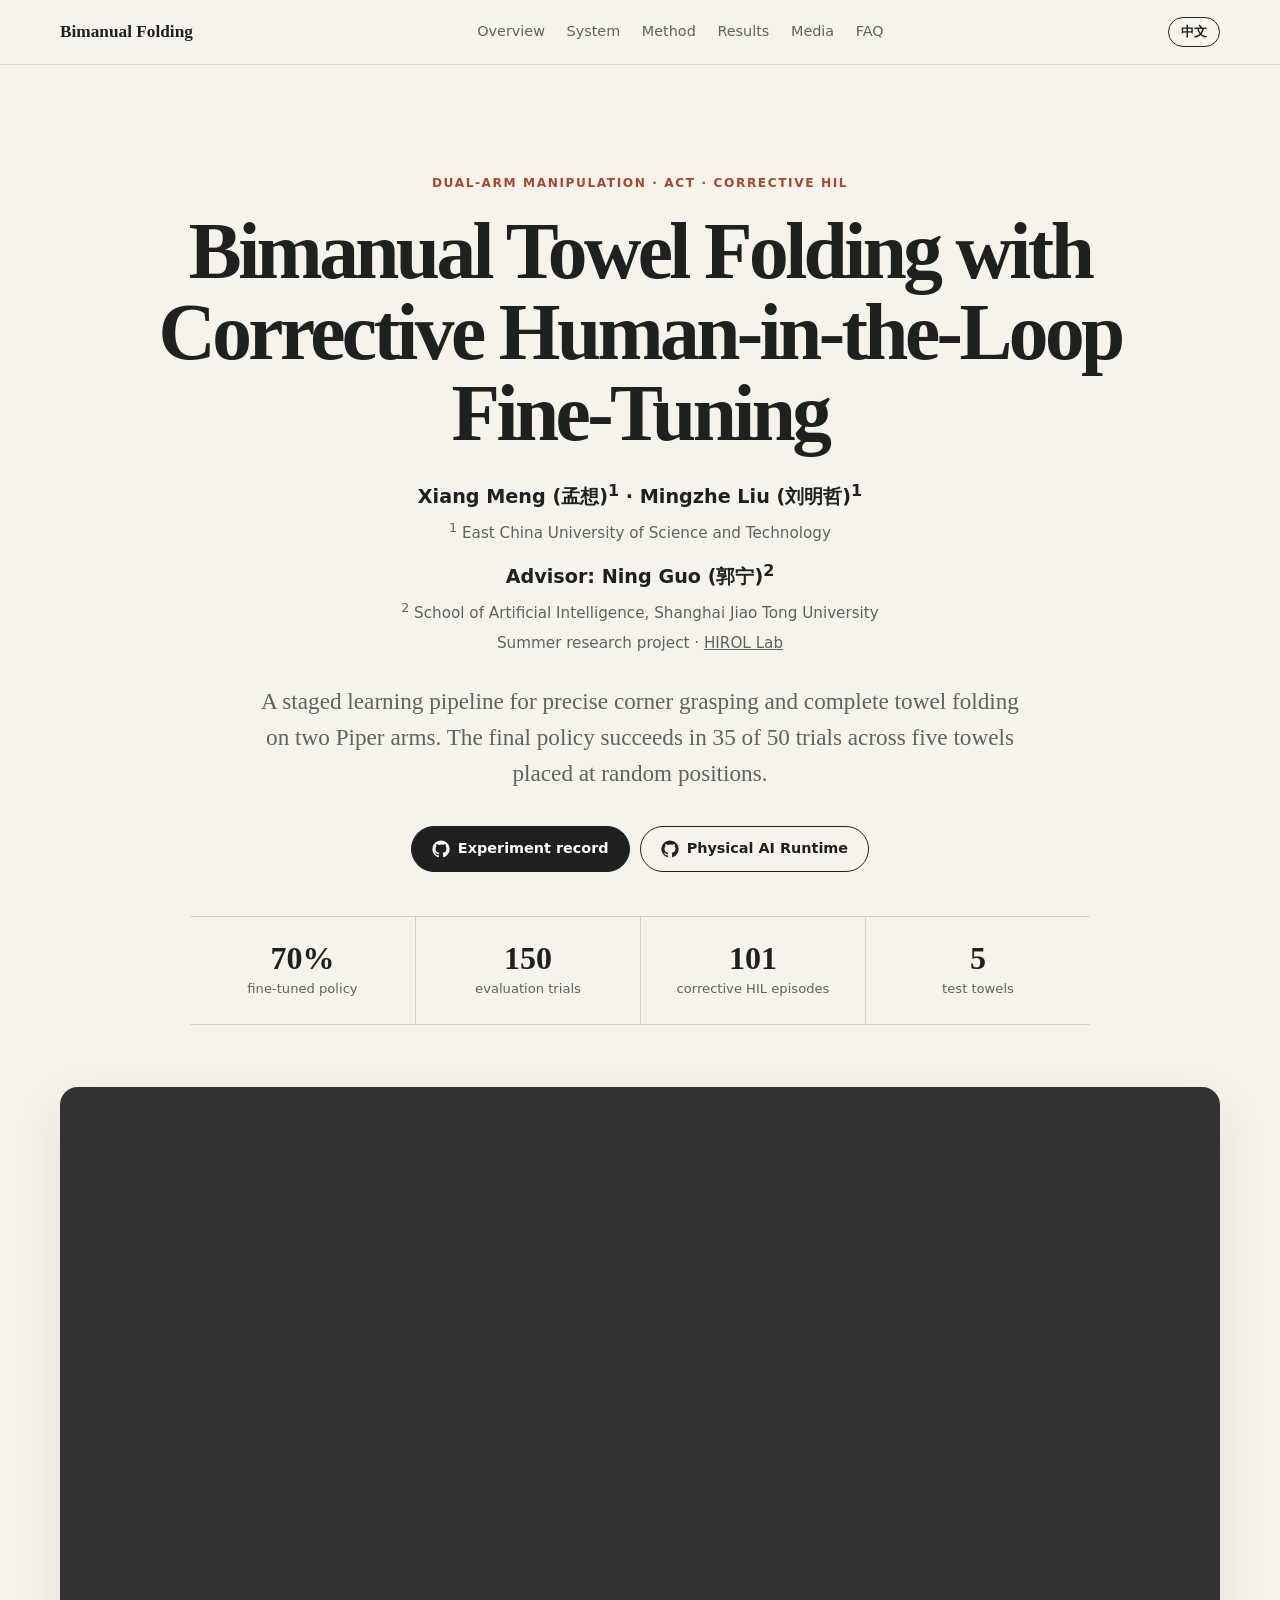
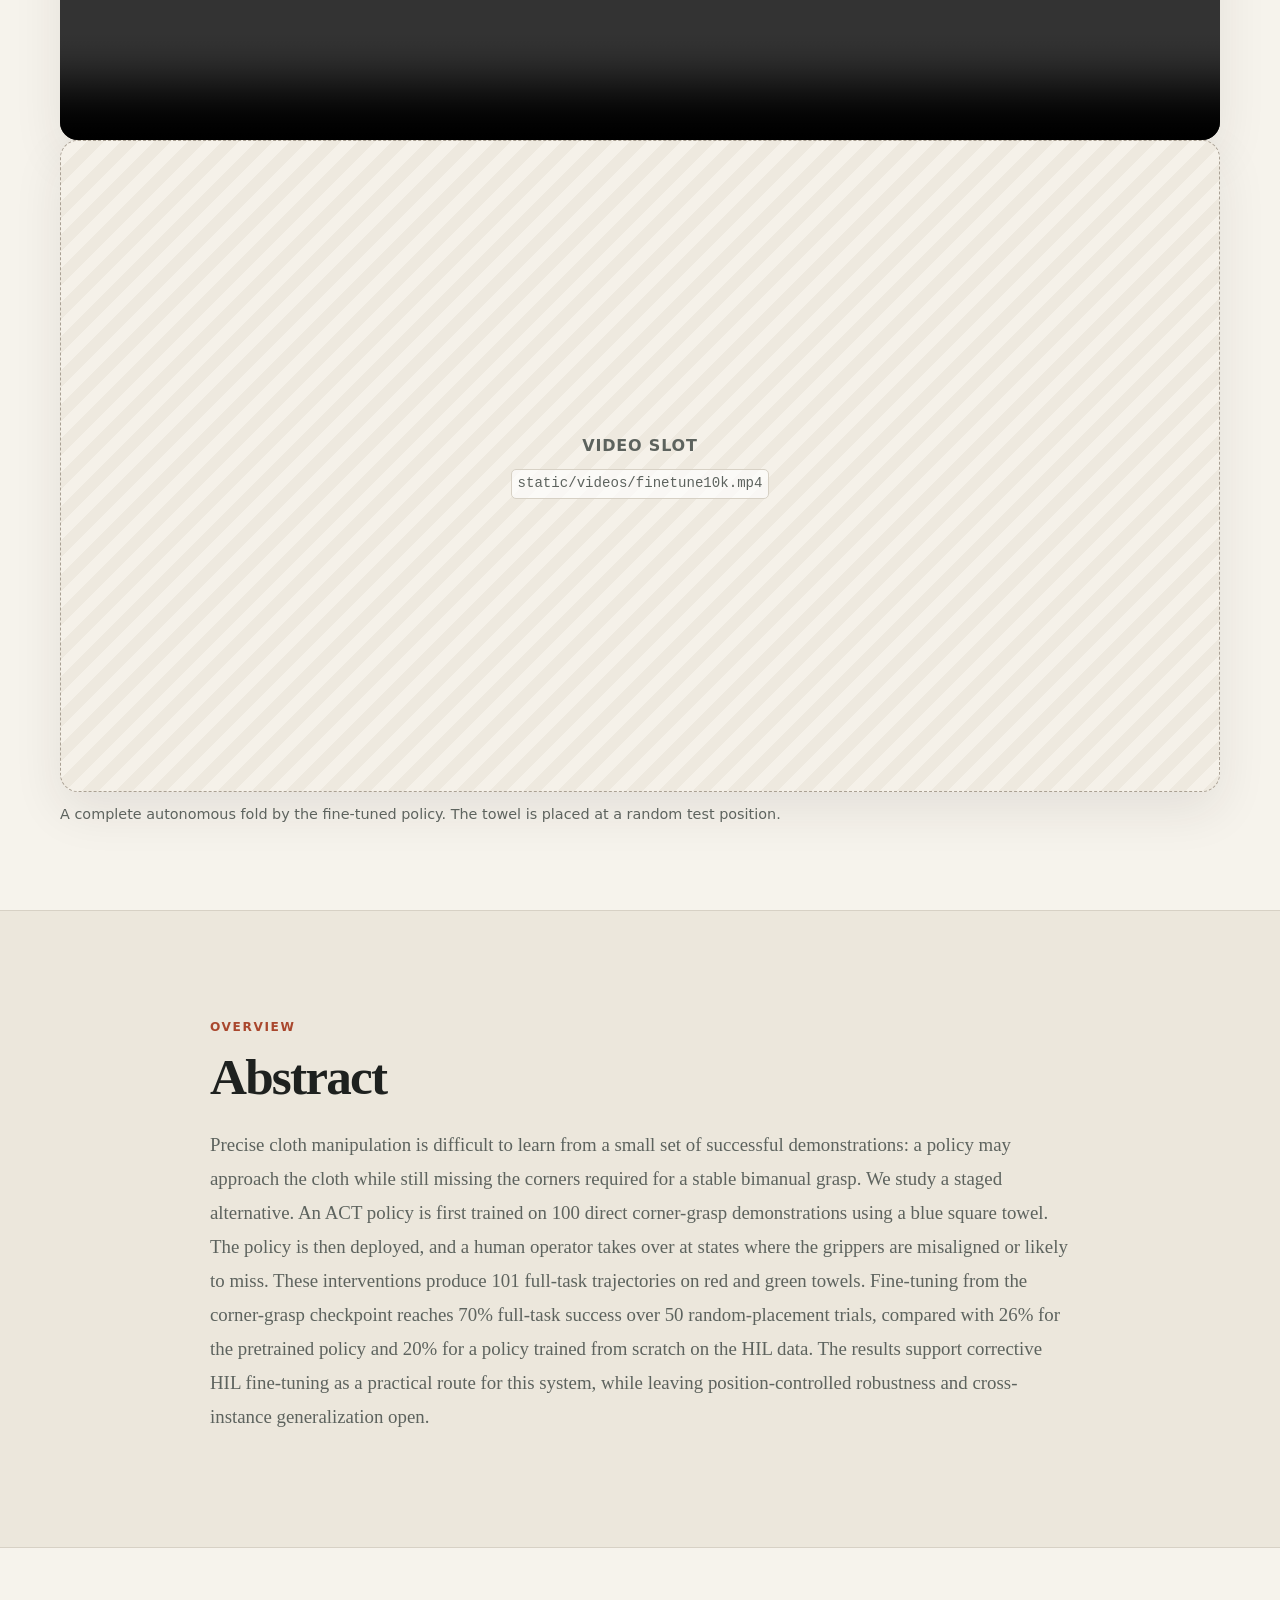
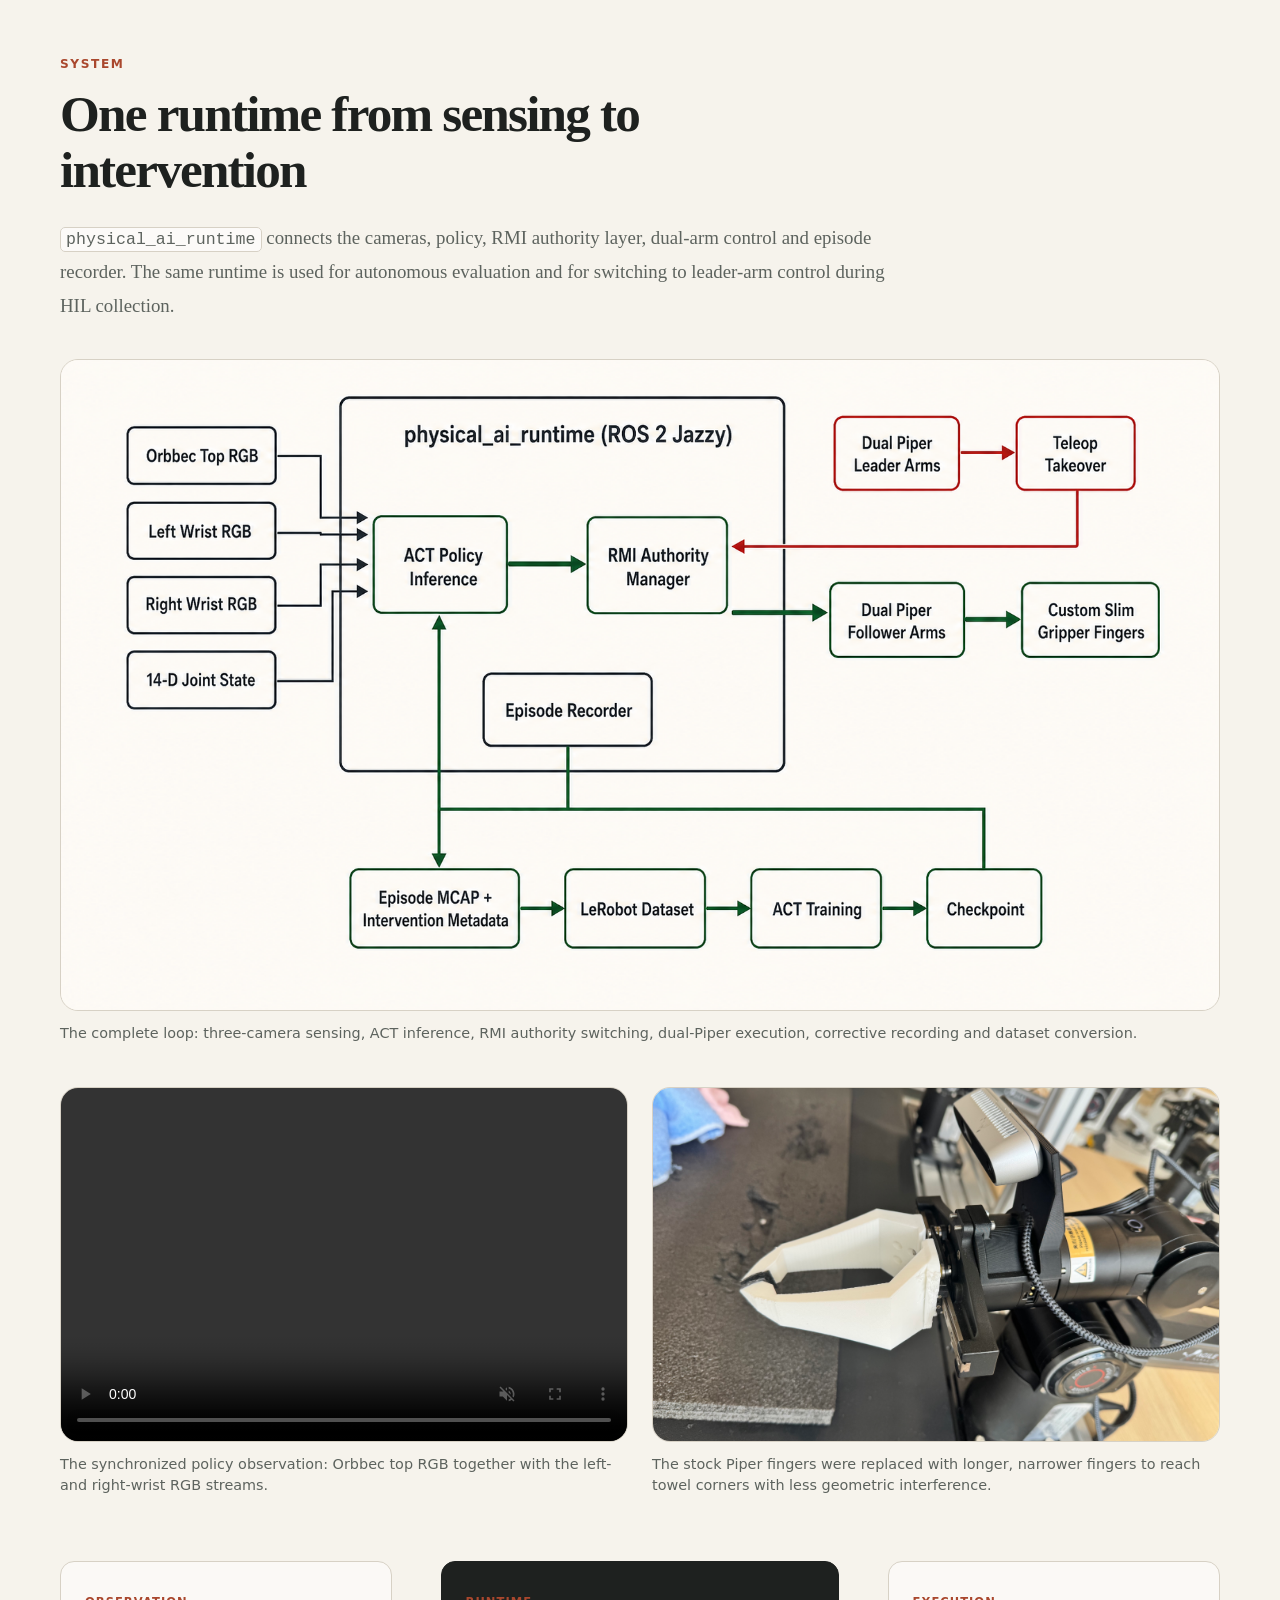
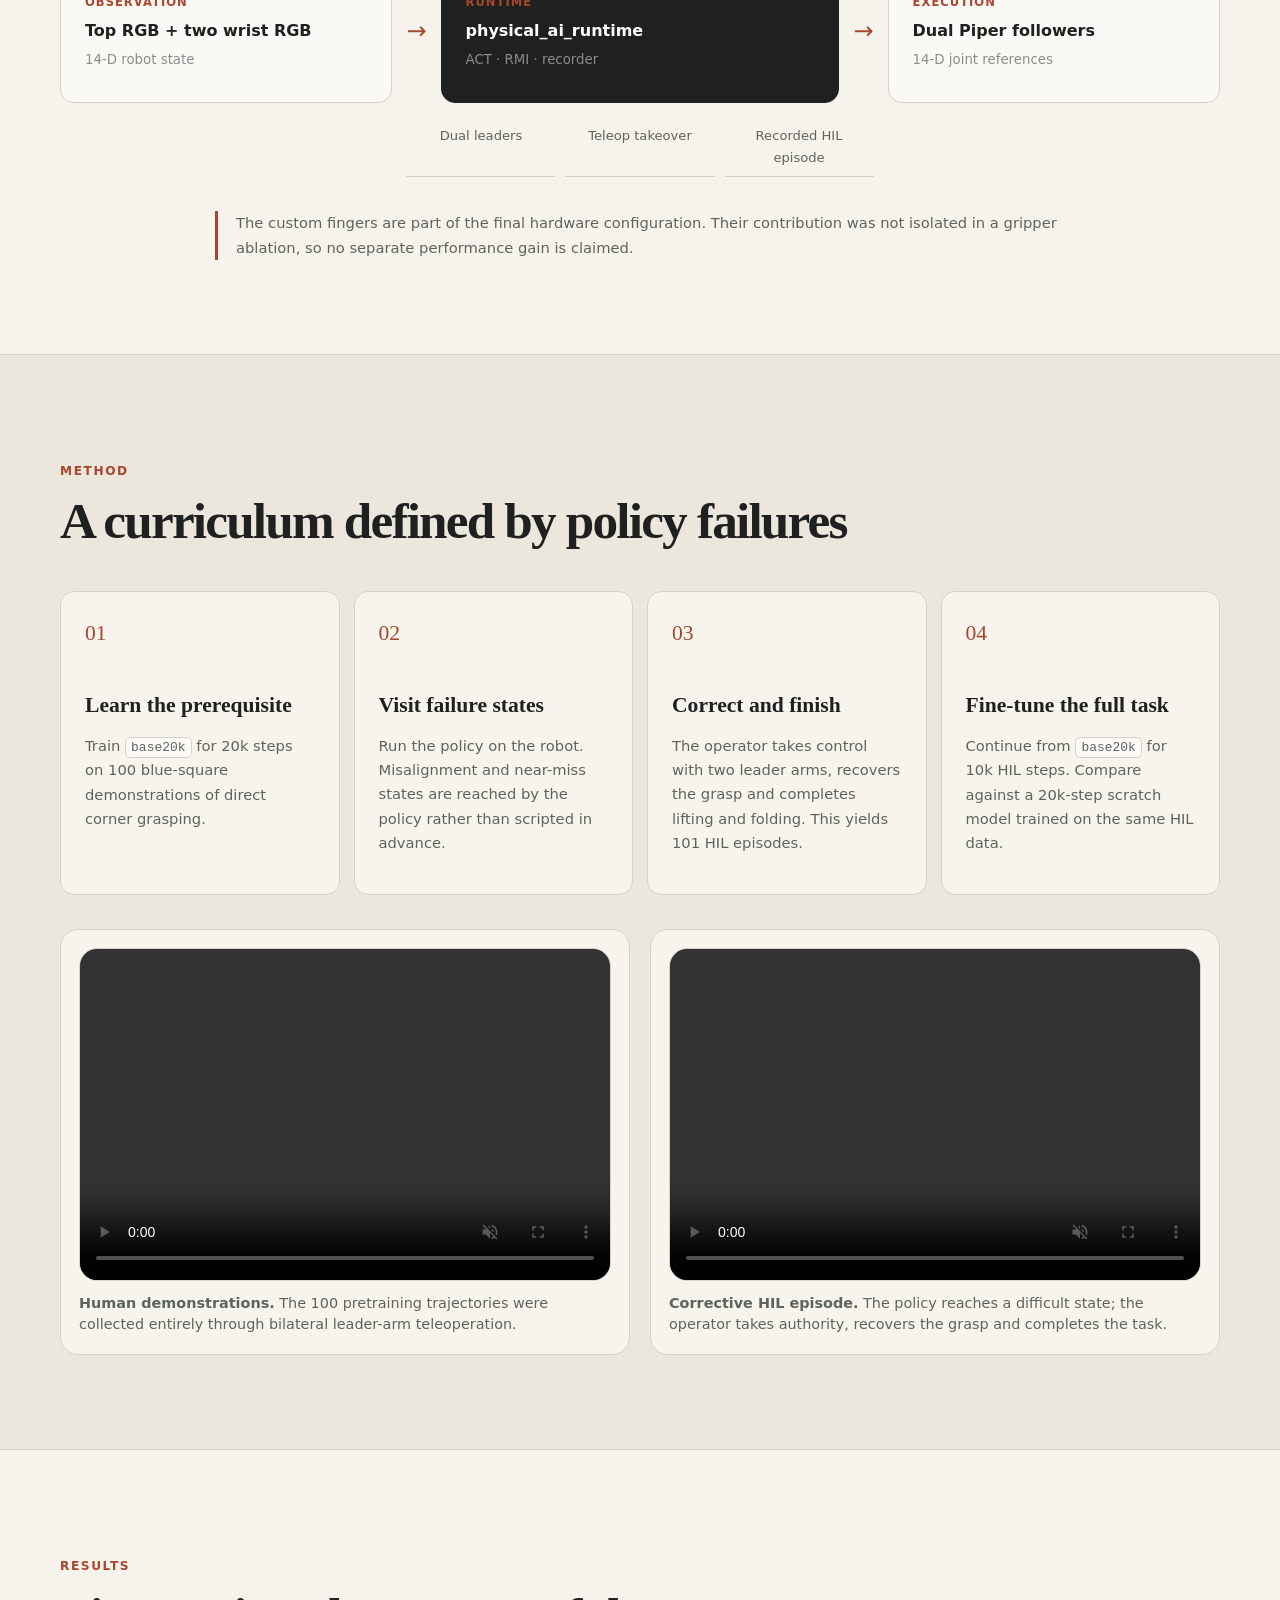
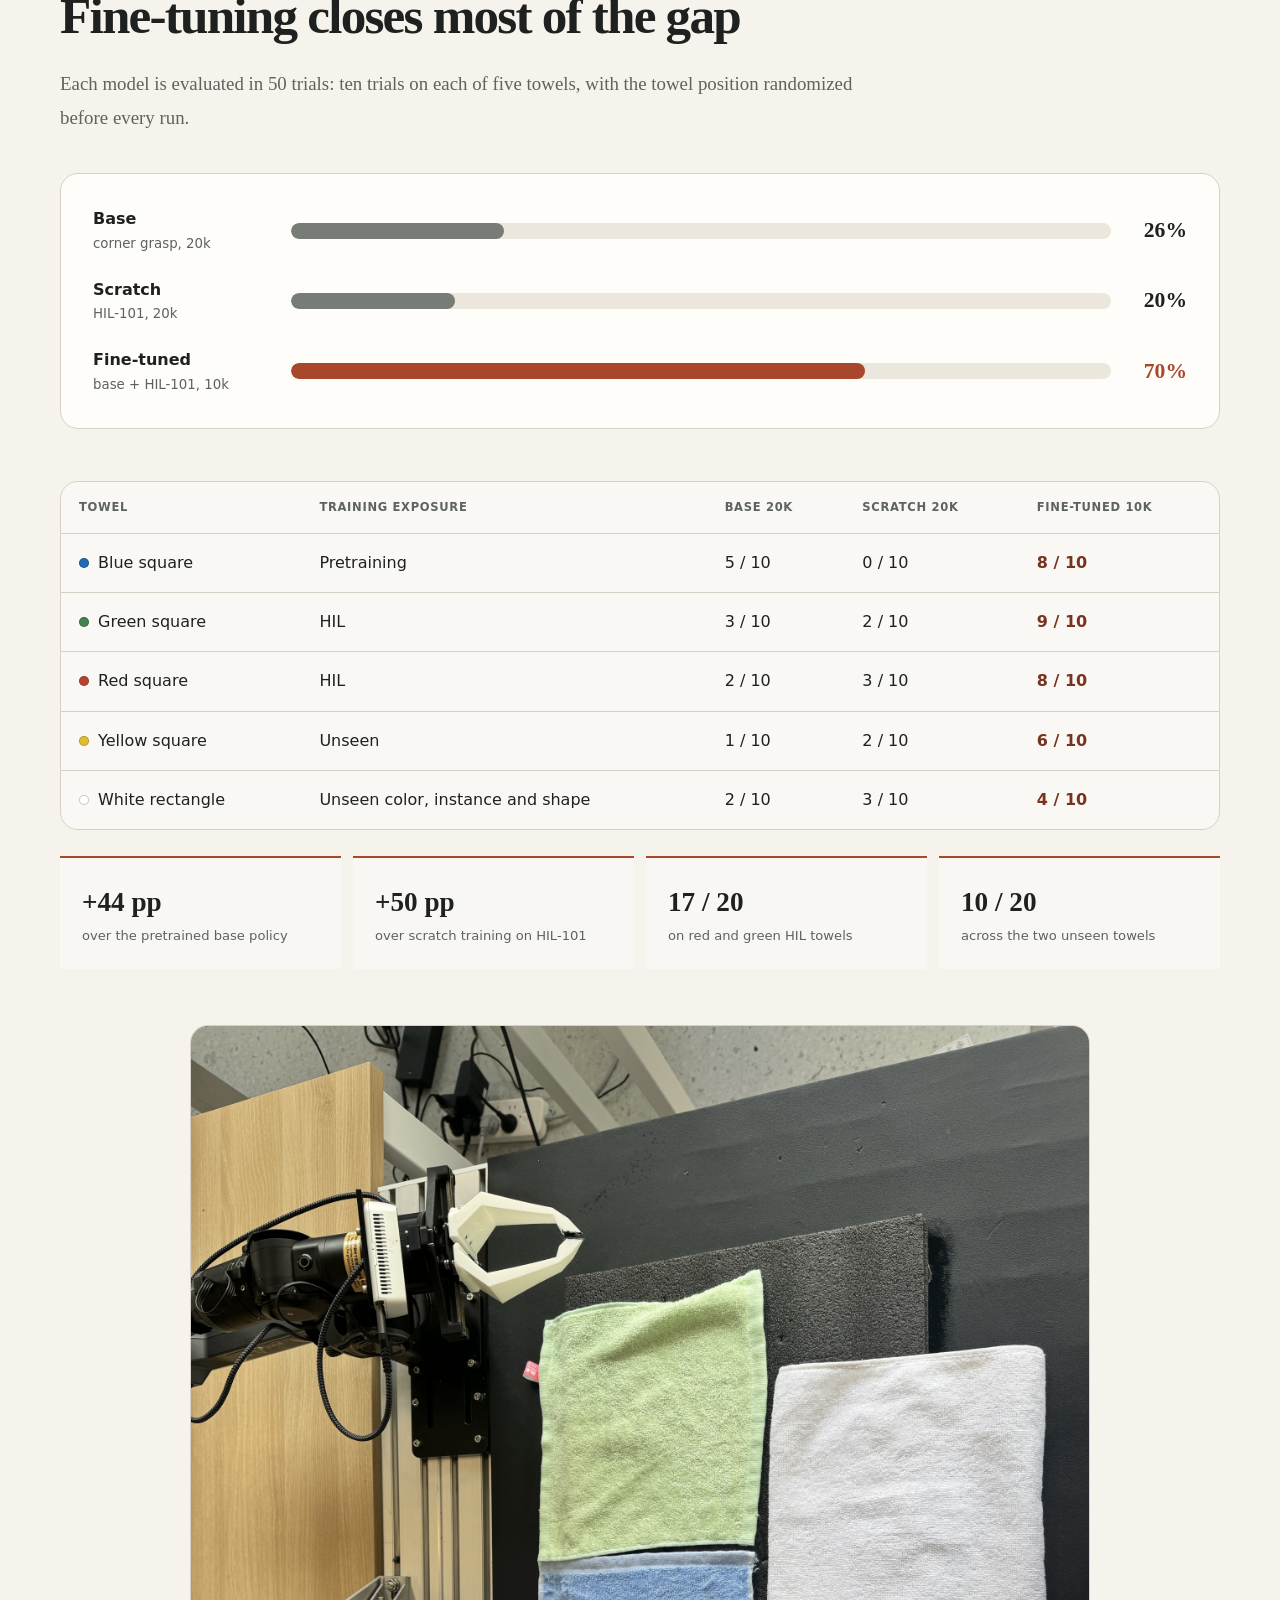
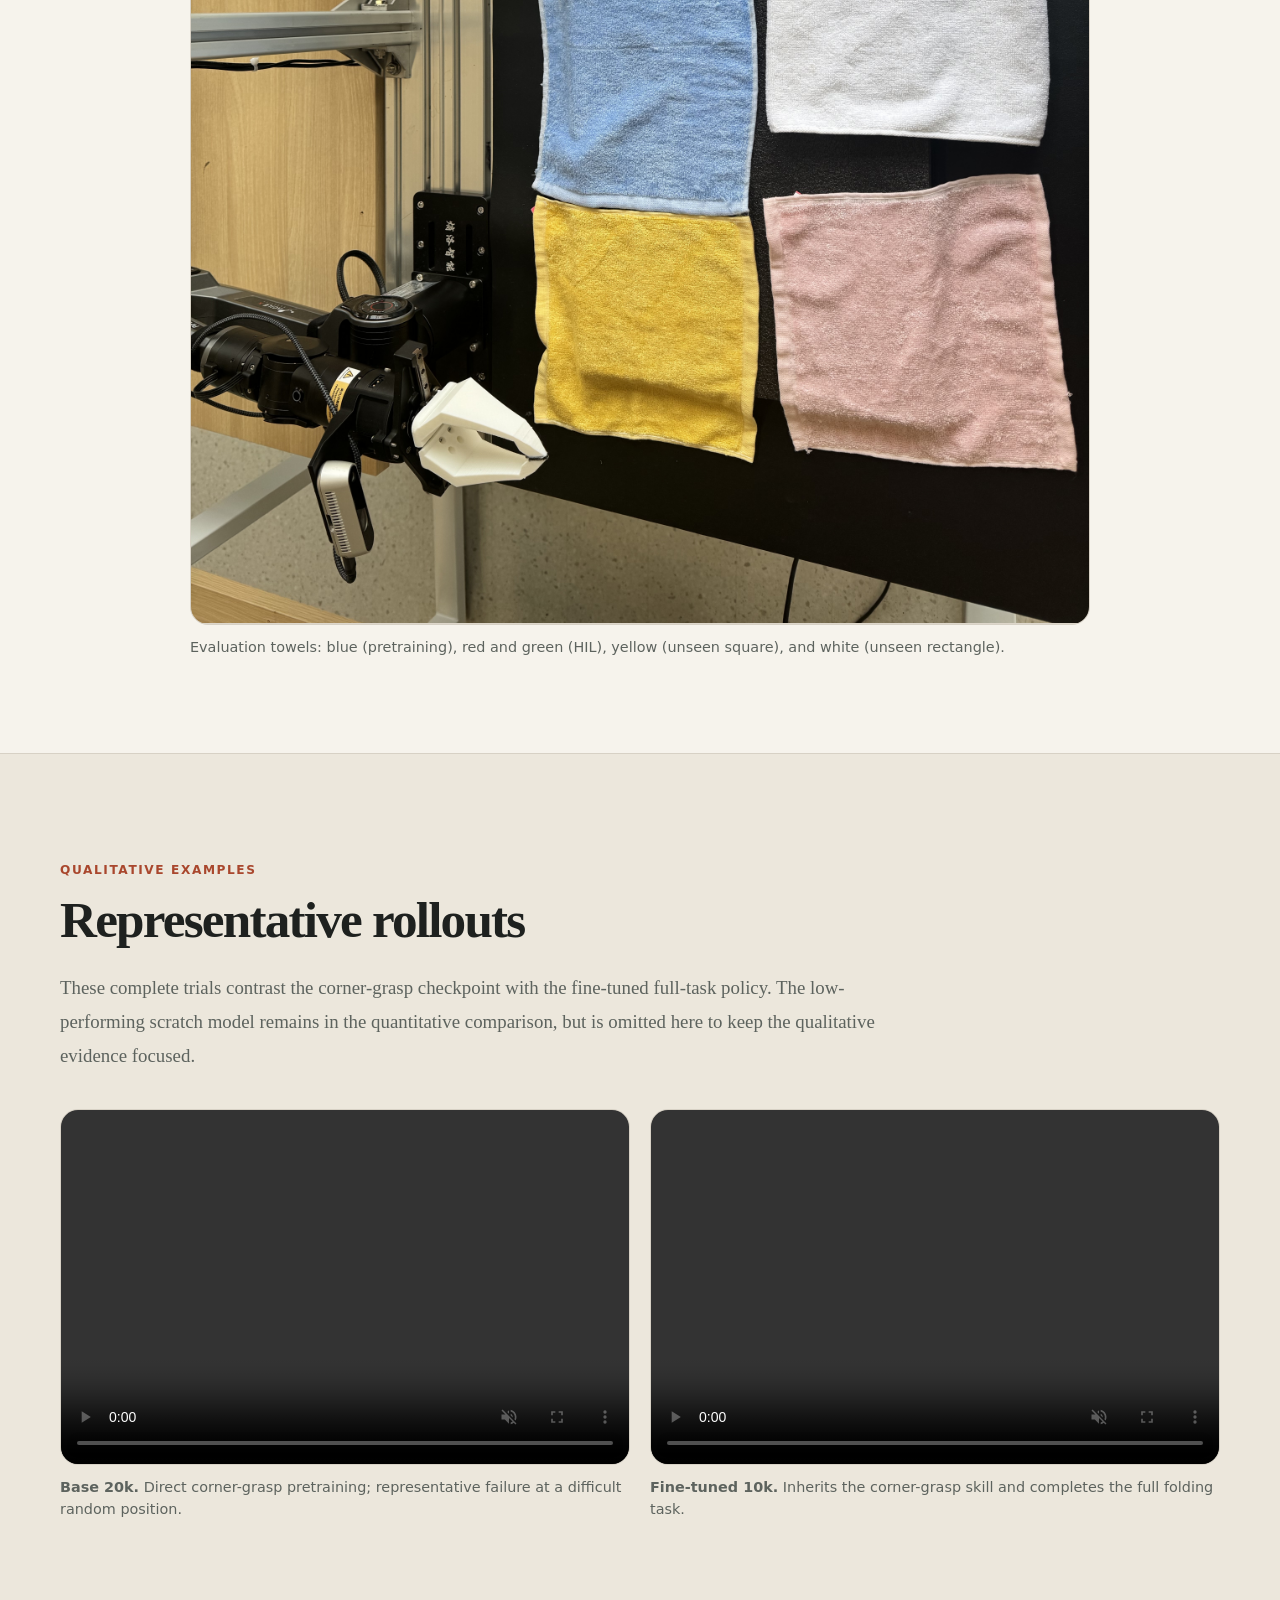
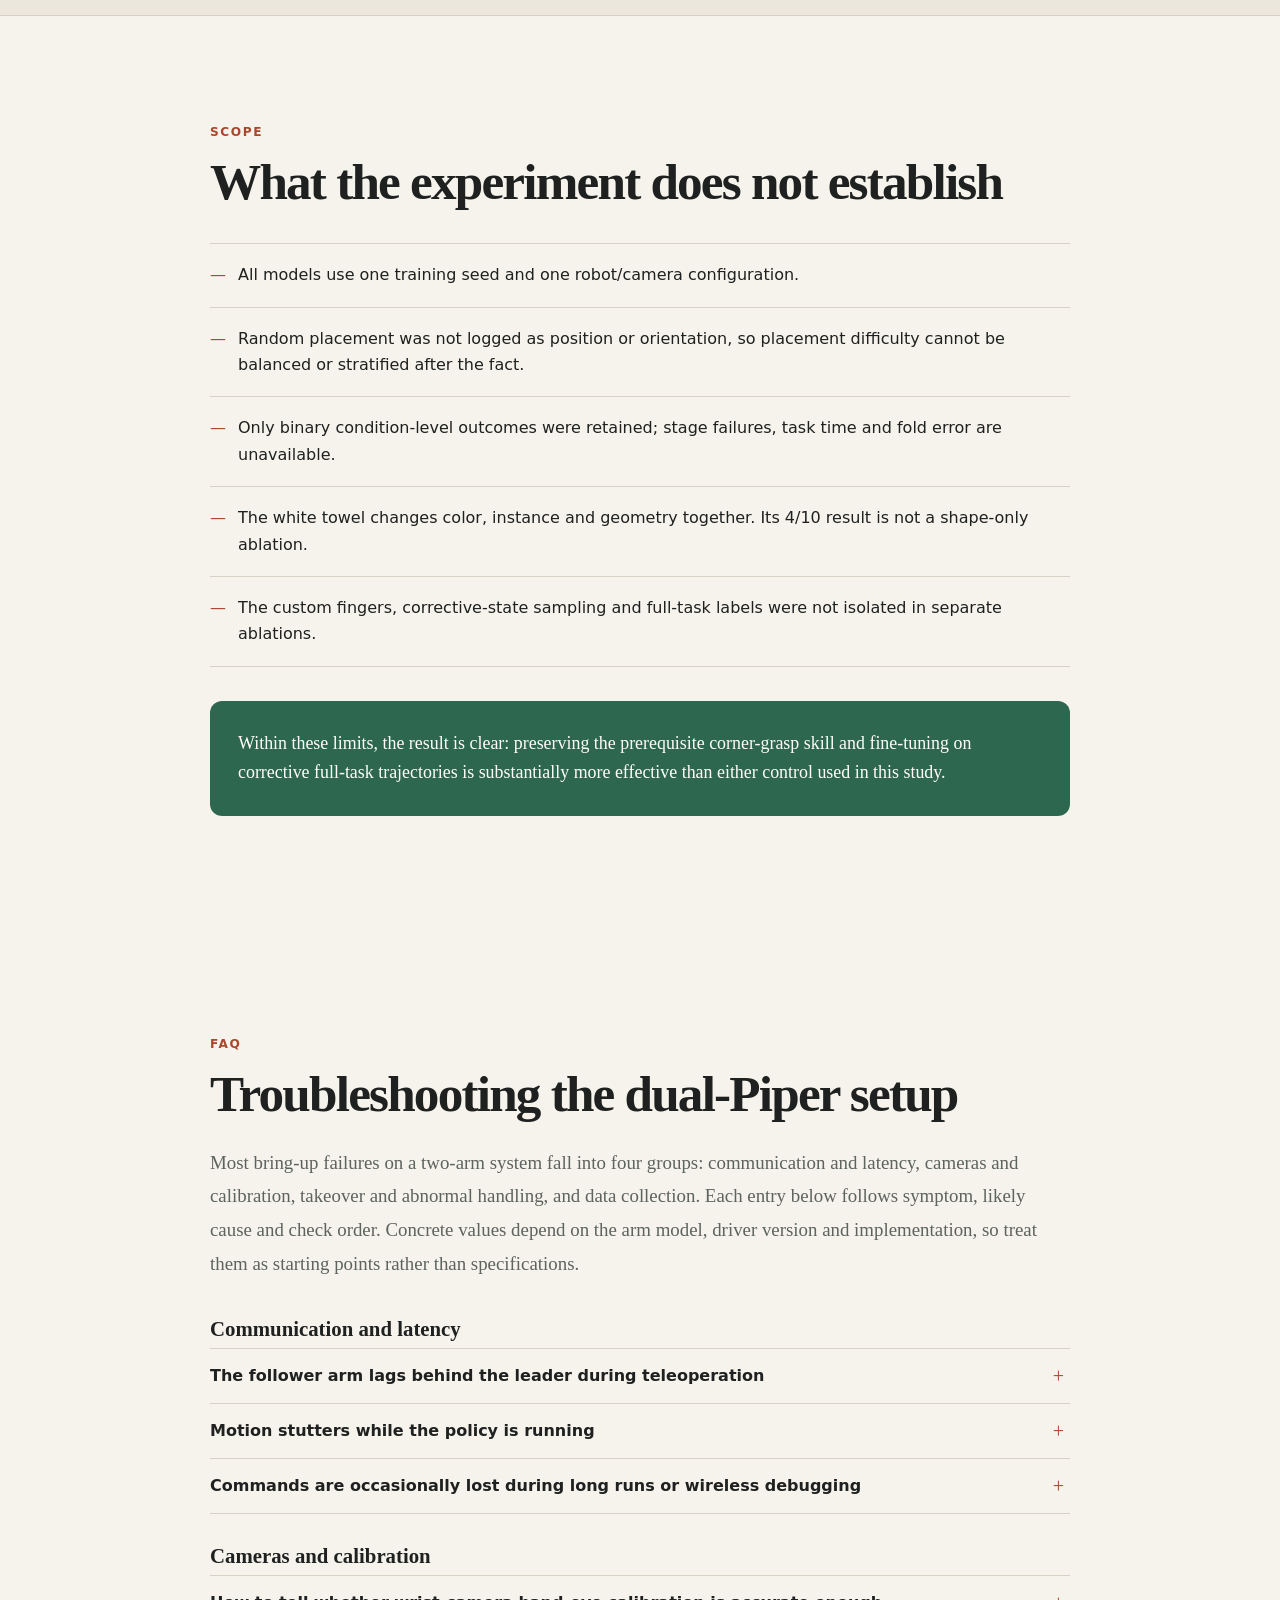
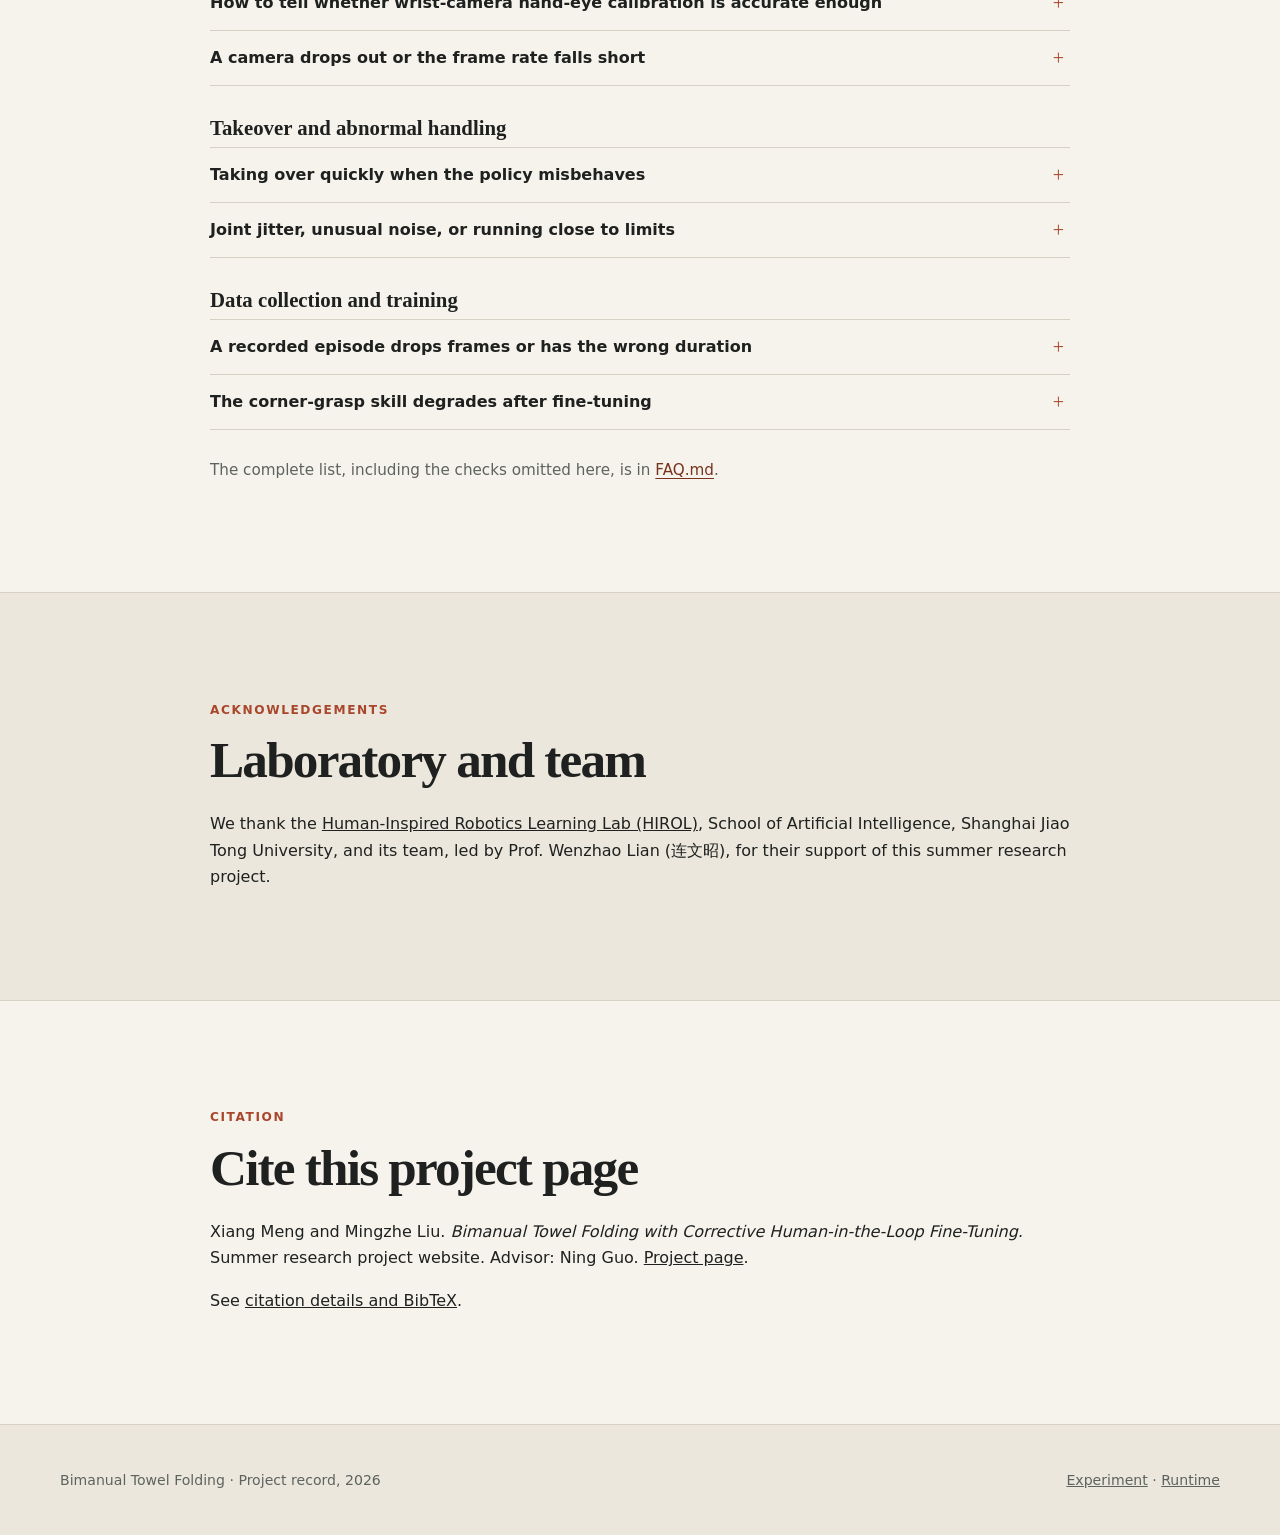
<file: index.html>
<!doctype html>
<html lang="en">
<head>
  <meta charset="utf-8">
  <meta name="viewport" content="width=device-width, initial-scale=1">
  <title>Bimanual Towel Folding with Corrective HIL Fine-Tuning</title>
  <meta name="description" content="A dual-Piper towel-folding system that combines ACT corner-grasp pretraining with corrective human-in-the-loop fine-tuning.">
  <meta name="keywords" content="bimanual manipulation, towel folding, ACT, imitation learning, human-in-the-loop, robotics">
  <meta name="author" content="Xiang Meng, Mingzhe Liu">
  <meta name="theme-color" content="#f5f2eb">
  <meta property="og:type" content="website">
  <meta property="og:title" content="Bimanual Towel Folding with Corrective HIL Fine-Tuning">
  <meta property="og:description" content="From corner-grasp pretraining to corrective HIL fine-tuning on a dual-Piper robot system.">
  <meta property="og:url" content="https://dream25851.github.io/Bimanual_Folding/">
  <meta property="og:image" content="https://dream25851.github.io/Bimanual_Folding/static/images/runtime_architecture.png">
  <meta name="twitter:card" content="summary_large_image">
  <link rel="stylesheet" href="static/css/index.css">
  <script defer src="static/js/index.js"></script>
</head>
<body>
  <header class="site-header">
    <nav class="nav-shell" aria-label="Main navigation">
      <a class="wordmark" href="#top">Bimanual Folding</a>
      <div class="nav-links">
        <a href="#overview">Overview</a>
        <a href="#system">System</a>
        <a href="#method">Method</a>
        <a href="#results">Results</a>
        <a href="#media">Media</a>
        <a href="#faq">FAQ</a>
      </div>
      <a class="language-switch" href="zh.html" lang="zh-CN" aria-label="切换到中文版">中文</a>
    </nav>
  </header>

  <main id="top">
    <section class="hero section-shell">
      <div class="eyebrow">Dual-arm manipulation · ACT · Corrective HIL</div>
      <h1>Bimanual Towel Folding with Corrective Human-in-the-Loop Fine-Tuning</h1>
      <div class="project-credits" aria-label="Authors and affiliations">
        <p class="project-authors">Xiang Meng (孟想)<sup>1</sup> · Mingzhe Liu (刘明哲)<sup>1</sup></p>
        <p><sup>1</sup> East China University of Science and Technology</p>
        <p class="project-advisor">Advisor: Ning Guo (郭宁)<sup>2</sup></p>
        <p><sup>2</sup> School of Artificial Intelligence, Shanghai Jiao Tong University</p>
        <p>Summer research project · <a href="https://hirol.sjtu.edu.cn/">HIROL Lab</a></p>
      </div>
      <p class="hero-lede">
        A staged learning pipeline for precise corner grasping and complete towel folding on two Piper arms.
        The final policy succeeds in 35 of 50 trials across five towels placed at random positions.
      </p>
      <div class="hero-actions">
        <a class="button primary" href="https://github.com/dream25851/ACT" target="_blank" rel="noreferrer"><svg class="github-icon" viewBox="0 0 24 24" aria-hidden="true"><path d="M12 .7a11.5 11.5 0 0 0-3.64 22.4c.58.1.79-.25.79-.56v-2.22c-3.22.7-3.9-1.37-3.9-1.37-.53-1.34-1.29-1.7-1.29-1.7-1.05-.72.08-.71.08-.71 1.17.08 1.78 1.2 1.78 1.2 1.04 1.78 2.72 1.27 3.38.97.1-.75.4-1.27.74-1.56-2.57-.29-5.27-1.28-5.27-5.68 0-1.26.45-2.28 1.19-3.09-.12-.29-.52-1.46.11-3.05 0 0 .97-.31 3.16 1.18A10.9 10.9 0 0 1 12 6.12c.98 0 1.94.13 2.85.38 2.2-1.49 3.16-1.18 3.16-1.18.63 1.59.23 2.76.11 3.05.74.81 1.19 1.83 1.19 3.09 0 4.41-2.71 5.38-5.29 5.67.42.36.79 1.06.79 2.14v3.27c0 .31.21.67.8.56A11.5 11.5 0 0 0 12 .7Z"/></svg>Experiment record</a>
        <a class="button secondary" href="https://github.com/dream25851/mrobots_piper" target="_blank" rel="noreferrer"><svg class="github-icon" viewBox="0 0 24 24" aria-hidden="true"><path d="M12 .7a11.5 11.5 0 0 0-3.64 22.4c.58.1.79-.25.79-.56v-2.22c-3.22.7-3.9-1.37-3.9-1.37-.53-1.34-1.29-1.7-1.29-1.7-1.05-.72.08-.71.08-.71 1.17.08 1.78 1.2 1.78 1.2 1.04 1.78 2.72 1.27 3.38.97.1-.75.4-1.27.74-1.56-2.57-.29-5.27-1.28-5.27-5.68 0-1.26.45-2.28 1.19-3.09-.12-.29-.52-1.46.11-3.05 0 0 .97-.31 3.16 1.18A10.9 10.9 0 0 1 12 6.12c.98 0 1.94.13 2.85.38 2.2-1.49 3.16-1.18 3.16-1.18.63 1.59.23 2.76.11 3.05.74.81 1.19 1.83 1.19 3.09 0 4.41-2.71 5.38-5.29 5.67.42.36.79 1.06.79 2.14v3.27c0 .31.21.67.8.56A11.5 11.5 0 0 0 12 .7Z"/></svg>Physical AI Runtime</a>
      </div>
      <div class="headline-metrics" aria-label="Headline results">
        <div class="metric"><strong>70%</strong><span>fine-tuned policy</span></div>
        <div class="metric"><strong>150</strong><span>evaluation trials</span></div>
        <div class="metric"><strong>101</strong><span>corrective HIL episodes</span></div>
        <div class="metric"><strong>5</strong><span>test towels</span></div>
      </div>
    </section>

    <section class="wide-media section-shell" aria-label="Project teaser video">
      <video class="asset-media" controls muted loop playsinline preload="metadata" data-fallback="finetune-fallback">
        <source src="static/videos/finetune10k.mp4" type="video/mp4">
      </video>
      <div class="asset-fallback" id="finetune-fallback" hidden>
        <span>Video slot</span>
        <code>static/videos/finetune10k.mp4</code>
      </div>
      <p class="media-caption">A complete autonomous fold by the fine-tuned policy. The towel is placed at a random test position.</p>
    </section>

    <section class="paper-section muted" id="overview">
      <div class="section-shell narrow">
        <p class="section-kicker">Overview</p>
        <h2>Abstract</h2>
        <p class="abstract">
          Precise cloth manipulation is difficult to learn from a small set of successful demonstrations: a policy may approach the cloth while still missing the corners required for a stable bimanual grasp. We study a staged alternative. An ACT policy is first trained on 100 direct corner-grasp demonstrations using a blue square towel. The policy is then deployed, and a human operator takes over at states where the grippers are misaligned or likely to miss. These interventions produce 101 full-task trajectories on red and green towels. Fine-tuning from the corner-grasp checkpoint reaches 70% full-task success over 50 random-placement trials, compared with 26% for the pretrained policy and 20% for a policy trained from scratch on the HIL data. The results support corrective HIL fine-tuning as a practical route for this system, while leaving position-controlled robustness and cross-instance generalization open.
        </p>
      </div>
    </section>

    <section class="paper-section" id="system">
      <div class="section-shell">
        <p class="section-kicker">System</p>
        <h2>One runtime from sensing to intervention</h2>
        <p class="section-intro">
          <code>physical_ai_runtime</code> connects the cameras, policy, RMI authority layer, dual-arm control and episode recorder. The same runtime is used for autonomous evaluation and for switching to leader-arm control during HIL collection.
        </p>

        <figure class="media-panel architecture-figure">
          <div class="asset-frame architecture-frame">
            <img class="asset-media" src="static/images/runtime_architecture.png" alt="Architecture of physical_ai_runtime, corrective teleoperation and the training loop" loading="lazy" data-fallback="architecture-fallback">
            <div class="asset-fallback" id="architecture-fallback" hidden><span>Architecture figure slot</span><code>static/images/runtime_architecture.png</code></div>
          </div>
          <figcaption>The complete loop: three-camera sensing, ACT inference, RMI authority switching, dual-Piper execution, corrective recording and dataset conversion.</figcaption>
        </figure>

        <div class="system-grid">
          <figure class="media-panel">
            <div class="asset-frame video-frame">
              <video class="asset-media" controls muted playsinline preload="metadata" data-fallback="cameras-fallback">
                <source src="static/videos/three_camera_inputs.mp4" type="video/mp4">
              </video>
              <div class="asset-fallback" id="cameras-fallback" hidden><span>Video slot</span><code>static/videos/three_camera_inputs.mp4</code></div>
            </div>
            <figcaption>The synchronized policy observation: Orbbec top RGB together with the left- and right-wrist RGB streams.</figcaption>
          </figure>
          <figure class="media-panel">
            <div class="asset-frame image-frame">
              <img class="asset-media" src="static/images/slim_gripper.jpg" alt="Custom elongated slim gripper fingers on the Piper robot" loading="lazy" data-fallback="gripper-fallback">
              <div class="asset-fallback" id="gripper-fallback" hidden><span>Image slot</span><code>static/images/slim_gripper.jpg</code></div>
            </div>
            <figcaption>The stock Piper fingers were replaced with longer, narrower fingers to reach towel corners with less geometric interference.</figcaption>
          </figure>
        </div>

        <div class="architecture" aria-label="System architecture">
          <div class="arch-node">
            <span class="arch-label">Observation</span>
            <strong>Top RGB + two wrist RGB</strong>
            <small>14-D robot state</small>
          </div>
          <div class="arch-arrow" aria-hidden="true">→</div>
          <div class="arch-node emphasized">
            <span class="arch-label">Runtime</span>
            <strong>physical_ai_runtime</strong>
            <small>ACT · RMI · recorder</small>
          </div>
          <div class="arch-arrow" aria-hidden="true">→</div>
          <div class="arch-node">
            <span class="arch-label">Execution</span>
            <strong>Dual Piper followers</strong>
            <small>14-D joint references</small>
          </div>
          <div class="arch-branch">
            <span>Dual leaders</span><span>Teleop takeover</span><span>Recorded HIL episode</span>
          </div>
        </div>

        <p class="evidence-note">
          The custom fingers are part of the final hardware configuration. Their contribution was not isolated in a gripper ablation, so no separate performance gain is claimed.
        </p>
      </div>
    </section>

    <section class="paper-section muted" id="method">
      <div class="section-shell">
        <p class="section-kicker">Method</p>
        <h2>A curriculum defined by policy failures</h2>
        <div class="method-steps">
          <article class="method-card">
            <span class="step-number">01</span>
            <h3>Learn the prerequisite</h3>
            <p>Train <code>base20k</code> for 20k steps on 100 blue-square demonstrations of direct corner grasping.</p>
          </article>
          <article class="method-card">
            <span class="step-number">02</span>
            <h3>Visit failure states</h3>
            <p>Run the policy on the robot. Misalignment and near-miss states are reached by the policy rather than scripted in advance.</p>
          </article>
          <article class="method-card">
            <span class="step-number">03</span>
            <h3>Correct and finish</h3>
            <p>The operator takes control with two leader arms, recovers the grasp and completes lifting and folding. This yields 101 HIL episodes.</p>
          </article>
          <article class="method-card">
            <span class="step-number">04</span>
            <h3>Fine-tune the full task</h3>
            <p>Continue from <code>base20k</code> for 10k HIL steps. Compare against a 20k-step scratch model trained on the same HIL data.</p>
          </article>
        </div>

        <div class="method-media-grid">
          <figure class="media-panel method-media-card">
            <div class="asset-frame video-frame">
              <video class="asset-media" controls muted playsinline preload="metadata" data-fallback="teleop-fallback">
                <source src="static/videos/pretraining_teleop.mp4" type="video/mp4">
              </video>
              <div class="asset-fallback" id="teleop-fallback" hidden><span>Video slot</span><code>static/videos/pretraining_teleop.mp4</code></div>
            </div>
            <figcaption><strong>Human demonstrations.</strong> The 100 pretraining trajectories were collected entirely through bilateral leader-arm teleoperation.</figcaption>
          </figure>
          <figure class="media-panel method-media-card">
            <div class="asset-frame video-frame">
              <video class="asset-media" controls muted playsinline preload="metadata" data-fallback="hil-fallback">
                <source src="static/videos/policy_hil_takeover.mp4" type="video/mp4">
              </video>
              <div class="asset-fallback" id="hil-fallback" hidden><span>Video slot</span><code>static/videos/policy_hil_takeover.mp4</code></div>
            </div>
            <figcaption><strong>Corrective HIL episode.</strong> The policy reaches a difficult state; the operator takes authority, recovers the grasp and completes the task.</figcaption>
          </figure>
        </div>
      </div>
    </section>

    <section class="paper-section" id="results">
      <div class="section-shell">
        <p class="section-kicker">Results</p>
        <h2>Fine-tuning closes most of the gap</h2>
        <p class="section-intro">Each model is evaluated in 50 trials: ten trials on each of five towels, with the towel position randomized before every run.</p>

        <div class="score-chart" role="img" aria-label="Full-task success rates: base 26 percent, scratch HIL 20 percent, fine-tuned 70 percent">
          <div class="score-row">
            <div class="score-name"><strong>Base</strong><small>corner grasp, 20k</small></div>
            <div class="score-track"><span style="width:26%"></span></div>
            <div class="score-value">26%</div>
          </div>
          <div class="score-row">
            <div class="score-name"><strong>Scratch</strong><small>HIL-101, 20k</small></div>
            <div class="score-track"><span style="width:20%"></span></div>
            <div class="score-value">20%</div>
          </div>
          <div class="score-row highlight">
            <div class="score-name"><strong>Fine-tuned</strong><small>base + HIL-101, 10k</small></div>
            <div class="score-track"><span style="width:70%"></span></div>
            <div class="score-value">70%</div>
          </div>
        </div>

        <div class="table-wrap">
          <table>
            <thead>
              <tr><th>Towel</th><th>Training exposure</th><th>Base 20k</th><th>Scratch 20k</th><th>Fine-tuned 10k</th></tr>
            </thead>
            <tbody>
              <tr><td><span class="swatch blue"></span>Blue square</td><td>Pretraining</td><td>5 / 10</td><td>0 / 10</td><td class="best">8 / 10</td></tr>
              <tr><td><span class="swatch green"></span>Green square</td><td>HIL</td><td>3 / 10</td><td>2 / 10</td><td class="best">9 / 10</td></tr>
              <tr><td><span class="swatch red"></span>Red square</td><td>HIL</td><td>2 / 10</td><td>3 / 10</td><td class="best">8 / 10</td></tr>
              <tr><td><span class="swatch yellow"></span>Yellow square</td><td>Unseen</td><td>1 / 10</td><td>2 / 10</td><td class="best">6 / 10</td></tr>
              <tr><td><span class="swatch white"></span>White rectangle</td><td>Unseen color, instance and shape</td><td>2 / 10</td><td>3 / 10</td><td class="best">4 / 10</td></tr>
            </tbody>
          </table>
        </div>

        <div class="result-notes">
          <article><strong>+44 pp</strong><span>over the pretrained base policy</span></article>
          <article><strong>+50 pp</strong><span>over scratch training on HIL-101</span></article>
          <article><strong>17 / 20</strong><span>on red and green HIL towels</span></article>
          <article><strong>10 / 20</strong><span>across the two unseen towels</span></article>
        </div>

        <figure class="media-panel towel-panel">
          <div class="asset-frame image-frame">
            <img class="asset-media" src="static/images/towel_set.jpg" alt="The five towels used for evaluation" loading="lazy" data-fallback="towels-fallback">
            <div class="asset-fallback" id="towels-fallback" hidden><span>Image slot</span><code>static/images/towel_set.jpg</code></div>
          </div>
          <figcaption>Evaluation towels: blue (pretraining), red and green (HIL), yellow (unseen square), and white (unseen rectangle).</figcaption>
        </figure>
      </div>
    </section>

    <section class="paper-section muted" id="media">
      <div class="section-shell">
        <p class="section-kicker">Qualitative examples</p>
        <h2>Representative rollouts</h2>
        <p class="section-intro">These complete trials contrast the corner-grasp checkpoint with the fine-tuned full-task policy. The low-performing scratch model remains in the quantitative comparison, but is omitted here to keep the qualitative evidence focused.</p>
        <div class="video-grid">
          <figure class="media-panel">
            <div class="asset-frame video-frame">
              <video class="asset-media" controls muted playsinline preload="metadata" data-fallback="base-fallback">
                <source src="static/videos/base20k.mp4" type="video/mp4">
              </video>
              <div class="asset-fallback" id="base-fallback" hidden><span>Video slot</span><code>static/videos/base20k.mp4</code></div>
            </div>
            <figcaption><strong>Base 20k.</strong> Direct corner-grasp pretraining; representative failure at a difficult random position.</figcaption>
          </figure>
          <figure class="media-panel">
            <div class="asset-frame video-frame">
              <video class="asset-media" controls muted playsinline preload="metadata" data-fallback="fine-fallback">
                <source src="static/videos/finetune10k.mp4" type="video/mp4">
              </video>
              <div class="asset-fallback" id="fine-fallback" hidden><span>Video slot</span><code>static/videos/finetune10k.mp4</code></div>
            </div>
            <figcaption><strong>Fine-tuned 10k.</strong> Inherits the corner-grasp skill and completes the full folding task.</figcaption>
          </figure>
        </div>
      </div>
    </section>

    <section class="paper-section" id="limitations">
      <div class="section-shell narrow">
        <p class="section-kicker">Scope</p>
        <h2>What the experiment does not establish</h2>
        <ul class="limitations-list">
          <li>All models use one training seed and one robot/camera configuration.</li>
          <li>Random placement was not logged as position or orientation, so placement difficulty cannot be balanced or stratified after the fact.</li>
          <li>Only binary condition-level outcomes were retained; stage failures, task time and fold error are unavailable.</li>
          <li>The white towel changes color, instance and geometry together. Its 4/10 result is not a shape-only ablation.</li>
          <li>The custom fingers, corrective-state sampling and full-task labels were not isolated in separate ablations.</li>
        </ul>
        <p class="closing-statement">Within these limits, the result is clear: preserving the prerequisite corner-grasp skill and fine-tuning on corrective full-task trajectories is substantially more effective than either control used in this study.</p>
      </div>
    </section>

    <section class="paper-section" id="faq">
      <div class="section-shell narrow">
        <p class="section-kicker">FAQ</p>
        <h2>Troubleshooting the dual-Piper setup</h2>
        <p class="section-intro">Most bring-up failures on a two-arm system fall into four groups: communication and latency, cameras and calibration, takeover and abnormal handling, and data collection. Each entry below follows symptom, likely cause and check order. Concrete values depend on the arm model, driver version and implementation, so treat them as starting points rather than specifications.</p>

        <div class="faq-groups">
          <div class="faq-group">
            <h3>Communication and latency</h3>

            <details class="faq-item">
              <summary>The follower arm lags behind the leader during teleoperation</summary>
              <div class="faq-body">
                <p><strong>Symptom.</strong> The follower responds late, trails when the leader accelerates, and keeps moving briefly after the operator stops.</p>
                <p><strong>Likely cause.</strong> Delay or period jitter between leader-state reading, leader-to-follower mapping, command publication and driver execution. Queue backlog, inconsistent control periods or driver-side buffering also produce lag.</p>
                <p><strong>Checks.</strong></p>
                <ol>
                  <li>Log the publish rate, timestamps and period jitter of both the leader-state and follower-command topics; compare them with the configured values.</li>
                  <li>Measure the end-to-end delay from leader reading to follower execution to identify the dominant stage.</li>
                  <li>Inspect ROS 2 QoS settings, application queues and driver buffers.</li>
                  <li>Check CAN bus state and adjust CAN parameters where appropriate.</li>
                </ol>
              </div>
            </details>

            <details class="faq-item">
              <summary>Motion stutters while the policy is running</summary>
              <div class="faq-body">
                <p><strong>Symptom.</strong> Execution is jerky or pauses periodically; the arm stops briefly and then resumes.</p>
                <p><strong>Likely cause.</strong> Fluctuating inference time, an exhausted action queue, stale observations, recording and visualization competing for resources, or an unstable driver period.</p>
                <p><strong>Checks.</strong></p>
                <ol>
                  <li>Record inference time, the interval between consecutive actions, observation timestamps and queue state. For action-chunk policies, check whether the chunk keeps covering the execution period.</li>
                  <li>Compare measured inference time against the policy's action update requirement before tuning the model or the scheduler.</li>
                  <li>Move episode recording, preview and high-frequency logging out of the critical control loop.</li>
                  <li>Check observation lag, especially the interval between image, joint state and action execution.</li>
                </ol>
              </div>
            </details>

            <details class="faq-item">
              <summary>Commands are occasionally lost during long runs or wireless debugging</summary>
              <div class="faq-body">
                <p><strong>Symptom.</strong> A visible jump or brief stall appears after the system has been running for a while, with no explicit error in the log; motion stutters intermittently over a wireless link.</p>
                <p><strong>Likely cause.</strong> Cabling or power problems, CAN errors, packet loss, node overload, or missing timeout handling after communication loss.</p>
                <p><strong>Checks.</strong></p>
                <ol>
                  <li>Check CAN, USB and network connections, cable fixation and power supply against the device requirements.</li>
                  <li>Inspect CAN driver state, error counters, timeout logs and node restart records instead of inferring the cause from motion alone.</li>
                  <li>During wireless debugging, measure network latency, jitter and loss; use a wired link for baseline tests where possible.</li>
                  <li>Verify that a communication timeout triggers a validated stop or motion limit rather than continued execution of stale commands.</li>
                </ol>
              </div>
            </details>
          </div>

          <div class="faq-group">
            <h3>Cameras and calibration</h3>

            <details class="faq-item">
              <summary>How to tell whether wrist-camera hand-eye calibration is accurate enough</summary>
              <div class="faq-body">
                <p><strong>Symptom.</strong> The policy reaches roughly the right location but misses or grasps off-centre, and the two arms behave differently.</p>
                <p><strong>Likely cause.</strong> Extrinsic error between the camera and the end effector, or a change in bracket, mounting pose or cable routing during motion.</p>
                <p><strong>Checks.</strong></p>
                <ol>
                  <li><strong>Checkerboard validation.</strong> Place the board inside the wrist camera's field of view, move the end effector above the corresponding target using the calibration result, and check the actual alignment of the tool centre point.</li>
                  <li><strong>Mounting stability.</strong> Check bracket rigidity and whether the cable pulls on the camera across the full motion range. Re-calibrate if the mounting pose has changed; otherwise re-verify the extrinsic with the board.</li>
                  <li><strong>Both arms separately.</strong> Calibrate and verify the left and right cameras independently; do not assume symmetric structure or identical mounting error.</li>
                </ol>
              </div>
            </details>

            <details class="faq-item">
              <summary>A camera drops out or the frame rate falls short</summary>
              <div class="faq-body">
                <p><strong>Symptom.</strong> One view goes black during a run, or the frame rate drops noticeably once three cameras start together.</p>
                <p><strong>Likely cause.</strong> Insufficient USB bandwidth or power.</p>
                <p><strong>Checks.</strong></p>
                <ol>
                  <li>Inspect the USB topology, for example with <code>lsusb -t</code> on Linux.</li>
                  <li>Disable streams the task does not need, such as depth and infrared; if the policy uses RGB only, confirm no extra stream is enabled by default.</li>
                  <li>Check the frame rate, resolution, USB error log and driver state of each camera, starting the cameras one at a time for comparison.</li>
                </ol>
              </div>
            </details>
          </div>

          <div class="faq-group">
            <h3>Takeover and abnormal handling</h3>

            <details class="faq-item">
              <summary>Taking over quickly when the policy misbehaves</summary>
              <div class="faq-body">
                <p><strong>Symptom.</strong> The policy moves in the wrong direction, approaches the table or another obstacle, or continues its sequence after a failed grasp.</p>
                <p><strong>Likely cause.</strong> The current state lies outside the training distribution, the observation is abnormal, or the policy is weak in that phase of the task.</p>
                <p><strong>Checks.</strong></p>
                <ol>
                  <li>Press the emergency stop immediately for an imminent collision or pinch hazard; routine correction should go through the validated authority switch into teleoperation.</li>
                  <li>Before each run, confirm the e-stop and takeover entries work, and that the switching condition between autonomous and teleoperated control is explicit.</li>
                  <li>Human corrections are useful training data, but mark the boundary between autonomous execution and human takeover, and check timestamps, observations and actions. Segments with severe gaps, misalignment or safety anomalies should not be used as valid samples.</li>
                </ol>
              </div>
            </details>

            <details class="faq-item">
              <summary>Joint jitter, unusual noise, or running close to limits</summary>
              <div class="faq-body">
                <p><strong>Symptom.</strong> Joints jitter or make noise, show a position error, or the arm frequently works near its joint limits.</p>
                <p><strong>Likely cause.</strong> Mechanical interference, loose mounting, driver alarms, abnormal feedback, unsuitable control parameters, a zero offset, or an unreasonable working range.</p>
                <p><strong>Checks.</strong></p>
                <ol>
                  <li>Stop the autonomous task and read the logs for overload or collision records.</li>
                  <li>Inspect the structure, mounting and motion range for interference, looseness or cable snagging.</li>
                  <li>After a collision or abnormal external force, check the zero point and positioning accuracy following the maintenance procedure; do not modify zero parameters without confirmation.</li>
                </ol>
              </div>
            </details>
          </div>

          <div class="faq-group">
            <h3>Data collection and training</h3>

            <details class="faq-item">
              <summary>A recorded episode drops frames or has the wrong duration</summary>
              <div class="faq-body">
                <p><strong>Symptom.</strong> Playback jumps, actions are interrupted, the duration does not match the expectation, or part of the data is missing.</p>
                <p><strong>Likely cause.</strong> The recorder competes with the control process, disk writes block, topics are sampled at different rates, or messages are dropped during collection and conversion.</p>
                <p><strong>Checks.</strong></p>
                <ol>
                  <li>Write to a local SSD rather than a network drive with unstable write performance.</li>
                  <li>Restrict the recorded topics; exclude debug topics, point clouds and extra image streams.</li>
                  <li>Compare duration, intervals, missing ratio and observation–action correspondence against the expected sampling rates.</li>
                  <li>If frames are assembled at a unified timestamp, check that all required observations and actions are present; different topic rates alone do not prove frame loss.</li>
                  <li>Replay abnormal episodes to locate the stage. Discard or flag unrecoverable gaps instead of masking them with reconstructed timestamps.</li>
                </ol>
              </div>
            </details>

            <details class="faq-item">
              <summary>The corner-grasp skill degrades after fine-tuning</summary>
              <div class="faq-body">
                <p><strong>Symptom.</strong> Full-task success improves, but the policy fails more often than before fine-tuning in situations that require grasping a towel corner first.</p>
                <p><strong>Likely cause.</strong> Too few corner-grasp samples, a shift in the training distribution, or an unsuitable learning rate and step count.</p>
                <p><strong>Checks.</strong></p>
                <ol>
                  <li>Measure corner-grasp success separately from full-task success.</li>
                  <li>Compare failures before and after fine-tuning to locate the stage: detecting the corner, approaching, closing the gripper, or lifting the cloth.</li>
                  <li>Add targeted samples that must complete a corner grasp, covering different towel colours, positions and shapes.</li>
                  <li>Check the phase distribution, duplicate samples and data quality in the fine-tuning set.</li>
                  <li>Keep the pre-fine-tuning checkpoint and compare learning rate, step count and data mix. A full-task gain with a corner-grasp loss should be reported as an explicit trade-off rather than summarised by a single success rate.</li>
                </ol>
              </div>
            </details>
          </div>
        </div>

        <p class="faq-more">The complete list, including the checks omitted here, is in <a href="FAQ.md">FAQ.md</a>.</p>
      </div>
    </section>

    <section class="paper-section muted" id="acknowledgements">
      <div class="section-shell narrow">
        <p class="section-kicker">Acknowledgements</p>
        <h2>Laboratory and team</h2>
        <p>We thank the <a href="https://hirol.sjtu.edu.cn/">Human-Inspired Robotics Learning Lab (HIROL)</a>, School of Artificial Intelligence, Shanghai Jiao Tong University, and its team, led by Prof. Wenzhao Lian (连文昭), for their support of this summer research project.</p>
      </div>
    </section>

    <section class="paper-section" id="citation">
      <div class="section-shell narrow">
        <p class="section-kicker">Citation</p>
        <h2>Cite this project page</h2>
        <p>Xiang Meng and Mingzhe Liu. <em>Bimanual Towel Folding with Corrective Human-in-the-Loop Fine-Tuning.</em> Summer research project website. Advisor: Ning Guo. <a href="https://dream25851.github.io/Bimanual_Folding/">Project page</a>.</p>
        <p>See <a href="CITATION.md">citation details and BibTeX</a>.</p>
      </div>
    </section>
  </main>

  <footer>
    <div class="section-shell footer-inner">
      <span>Bimanual Towel Folding · Project record, 2026</span>
      <span><a href="https://github.com/dream25851/ACT">Experiment</a> · <a href="https://github.com/dream25851/physical_ai_runtime">Runtime</a></span>
    </div>
  </footer>
</body>
</html>
</file>
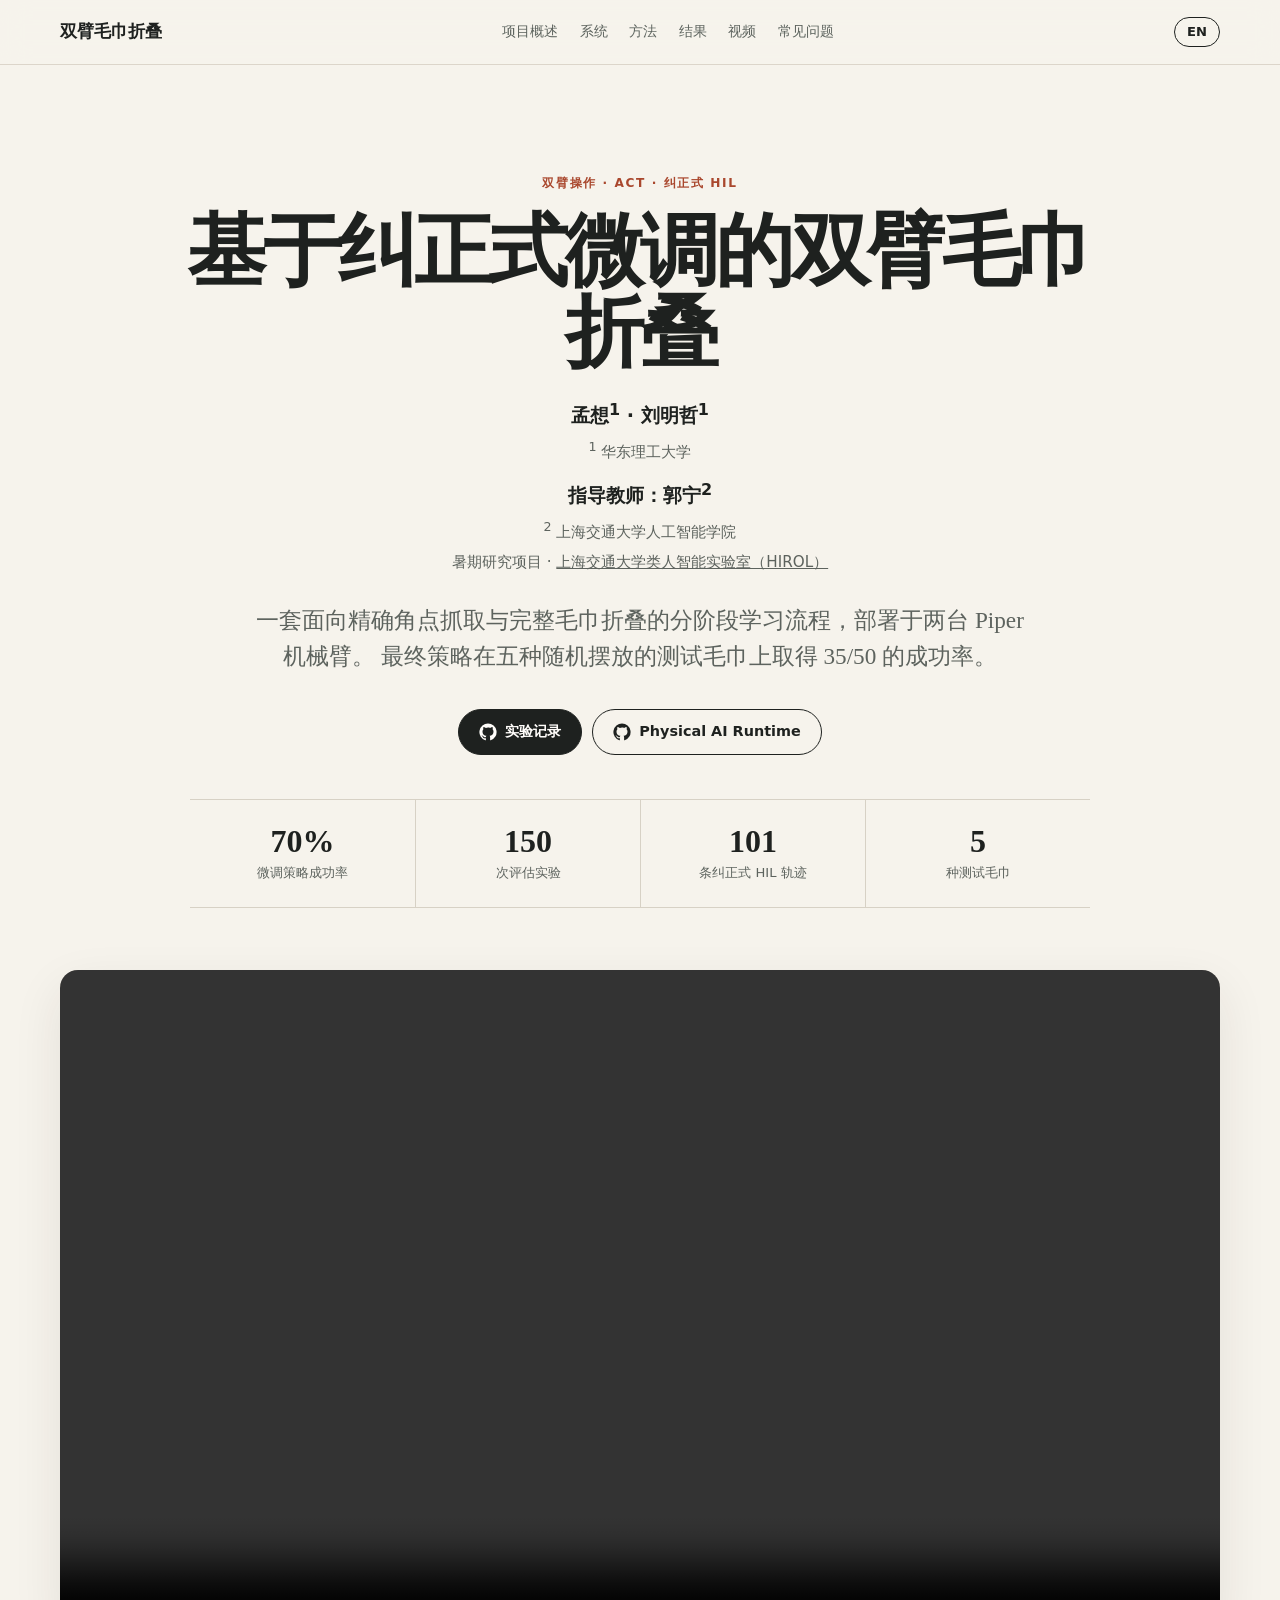
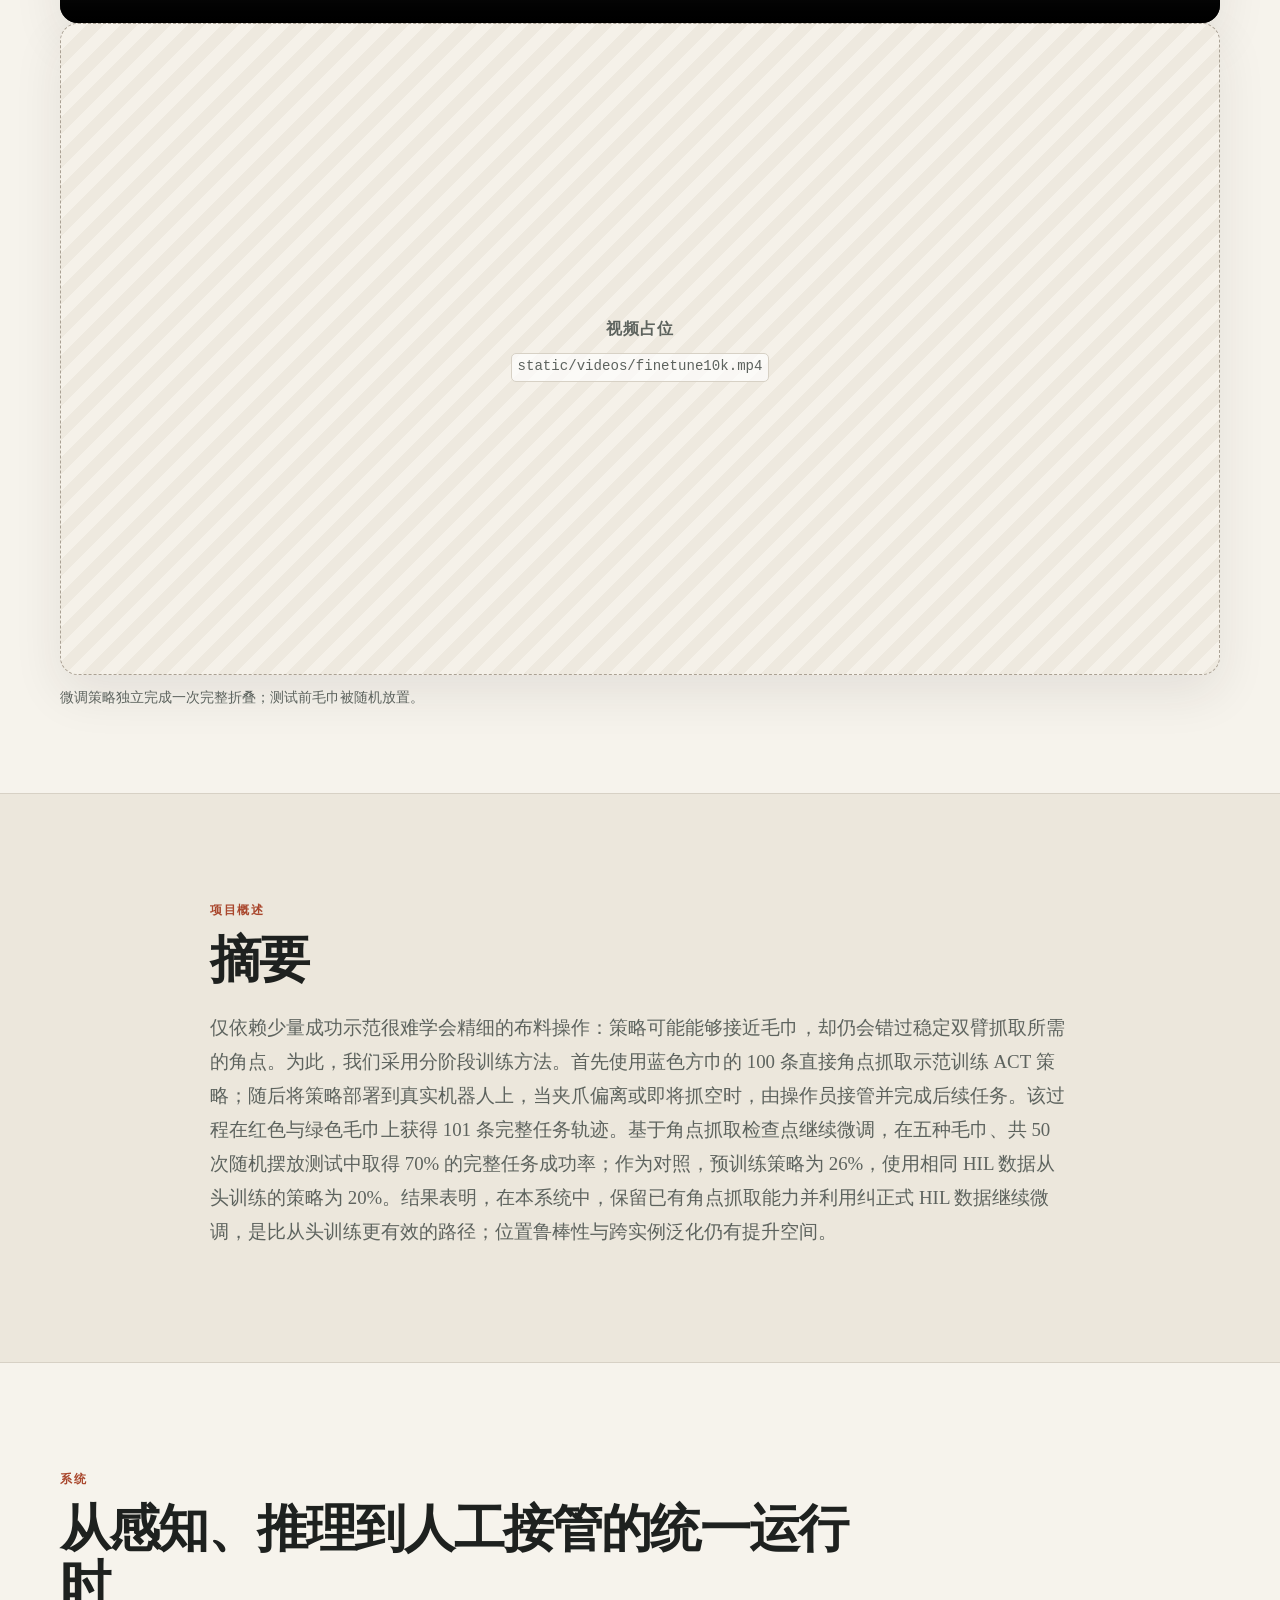
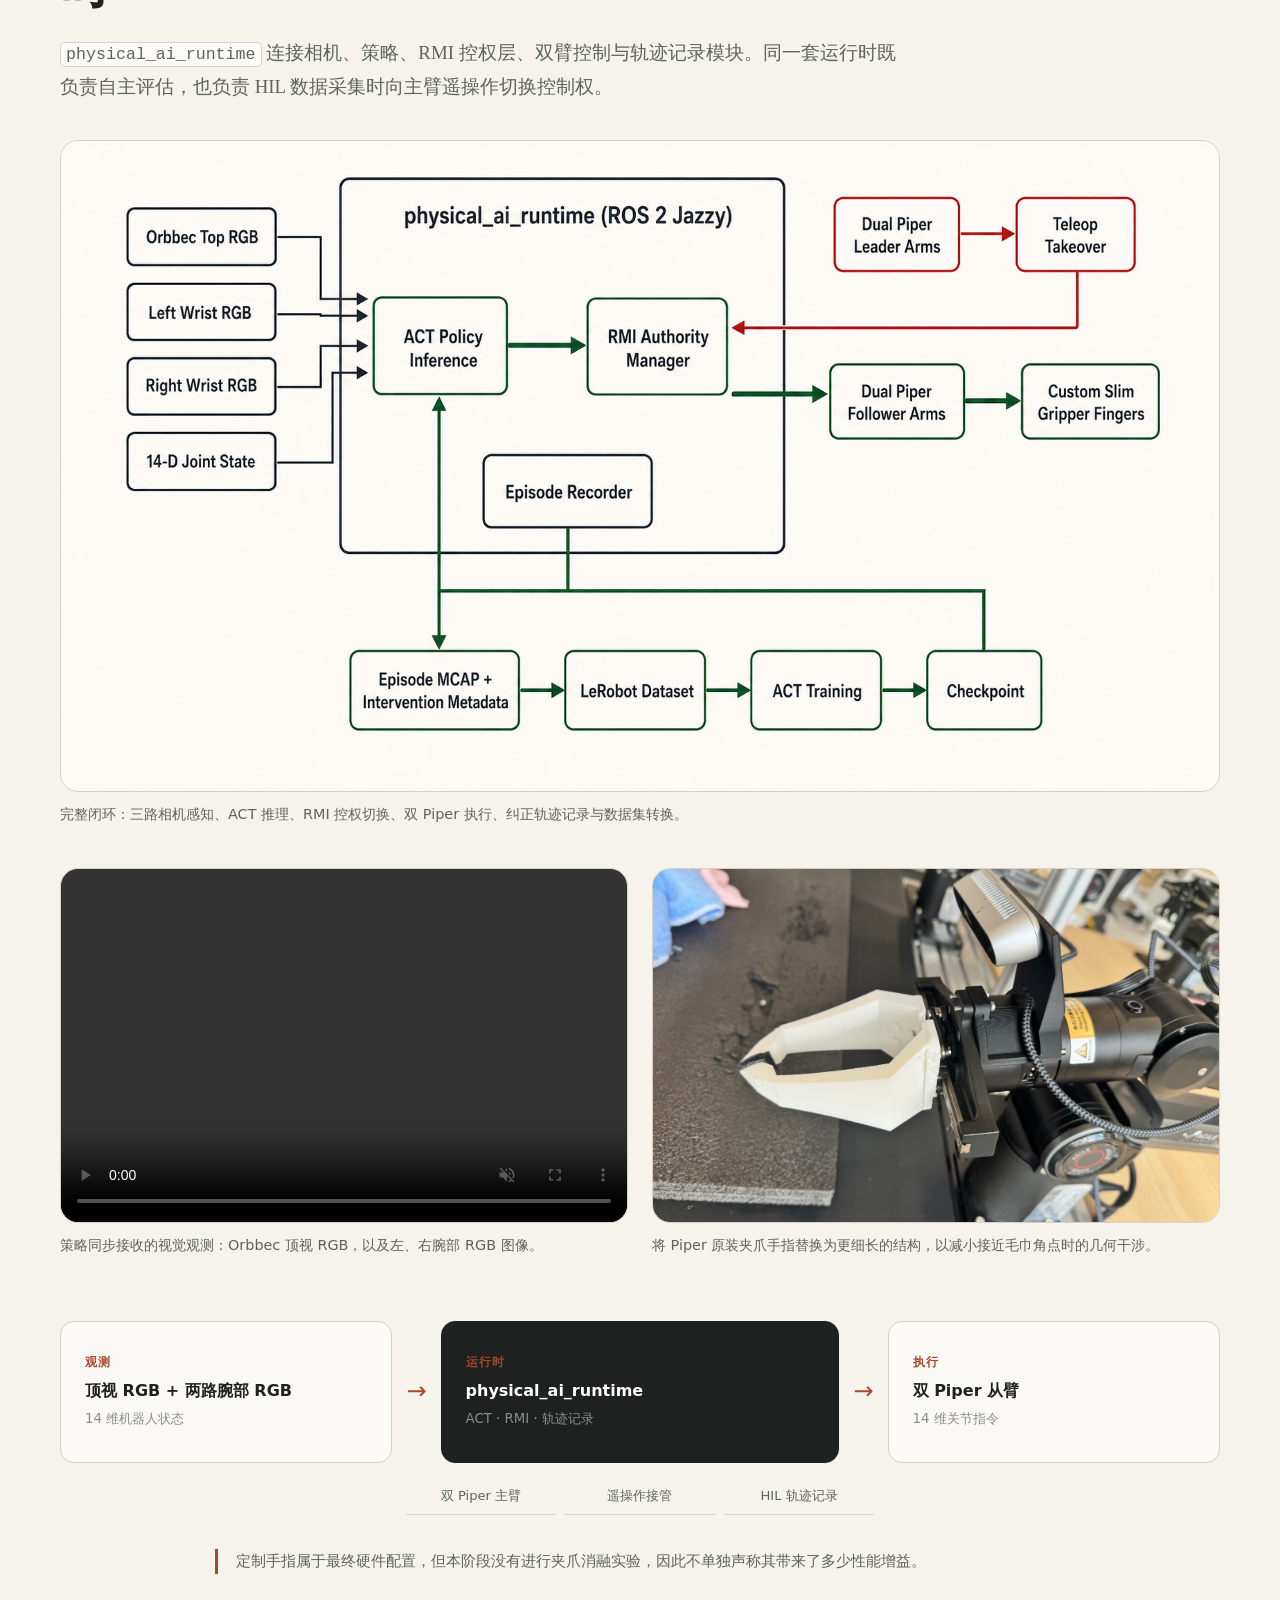
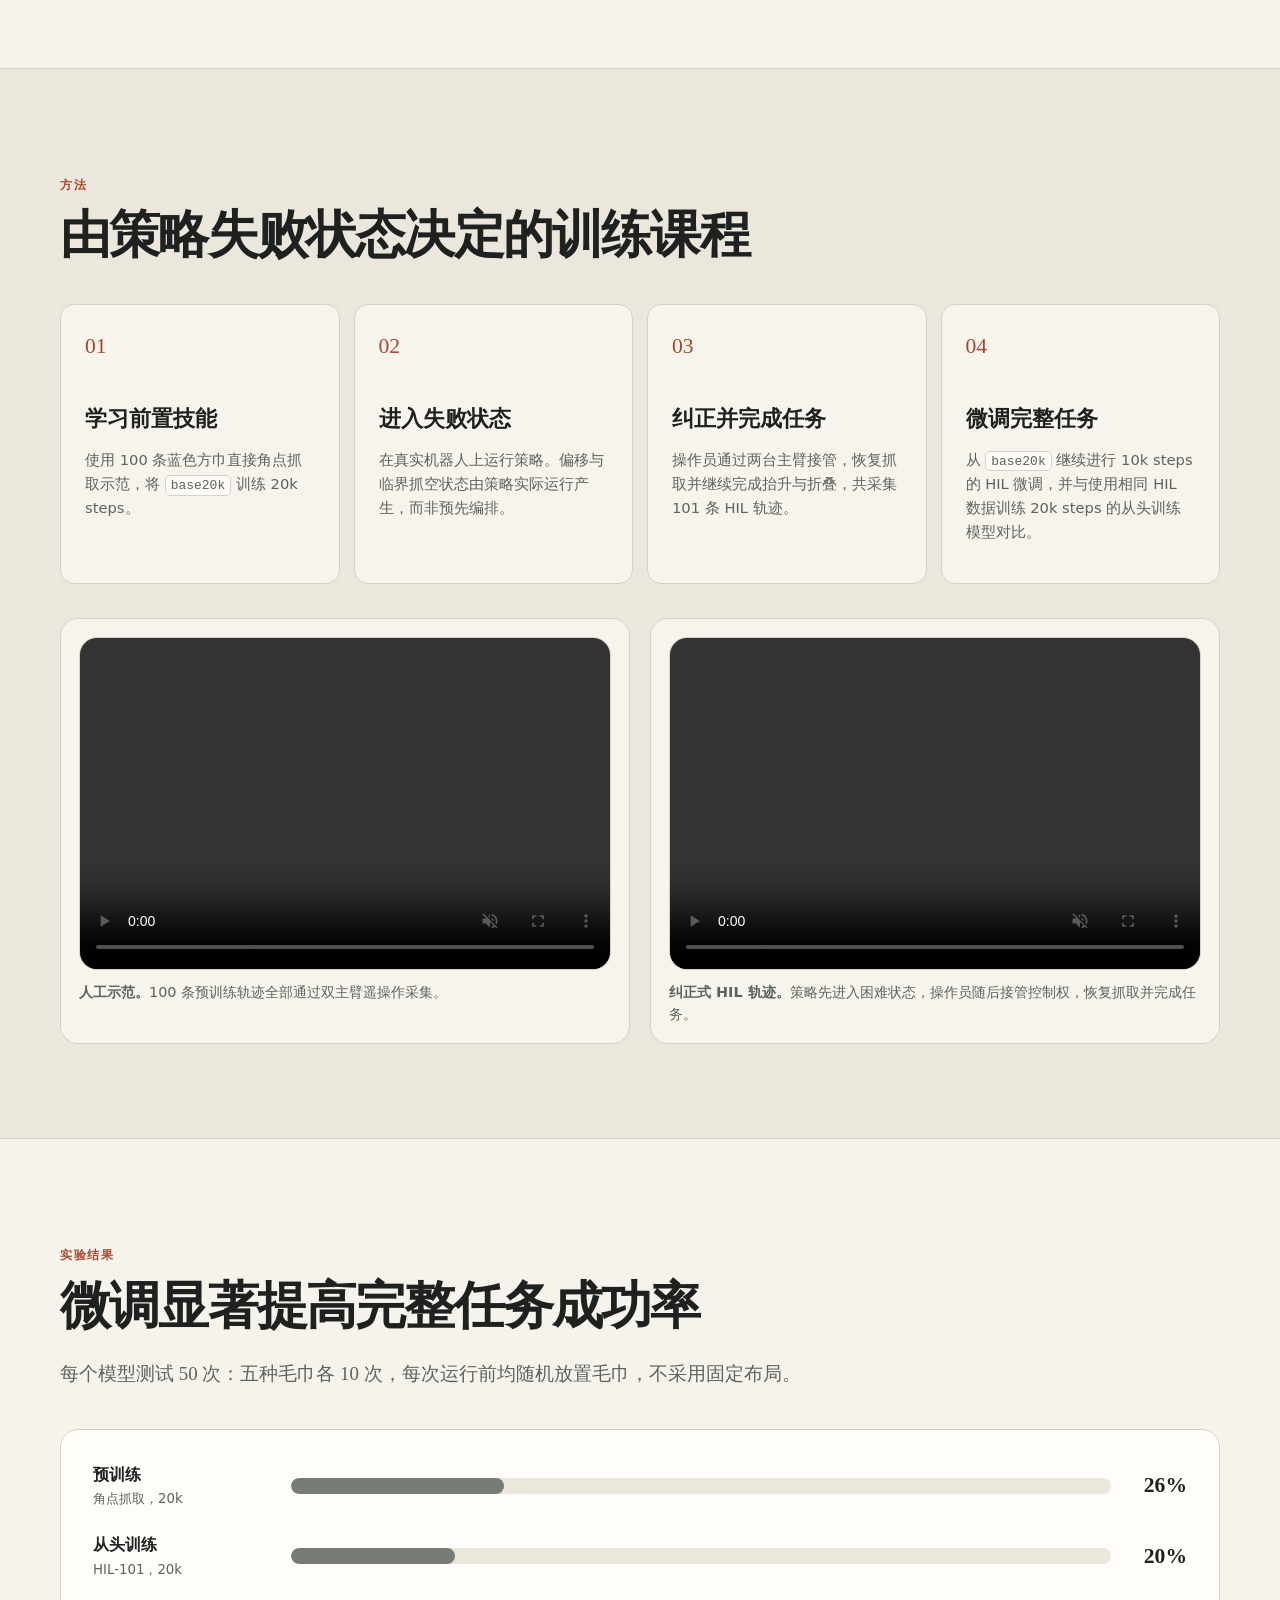
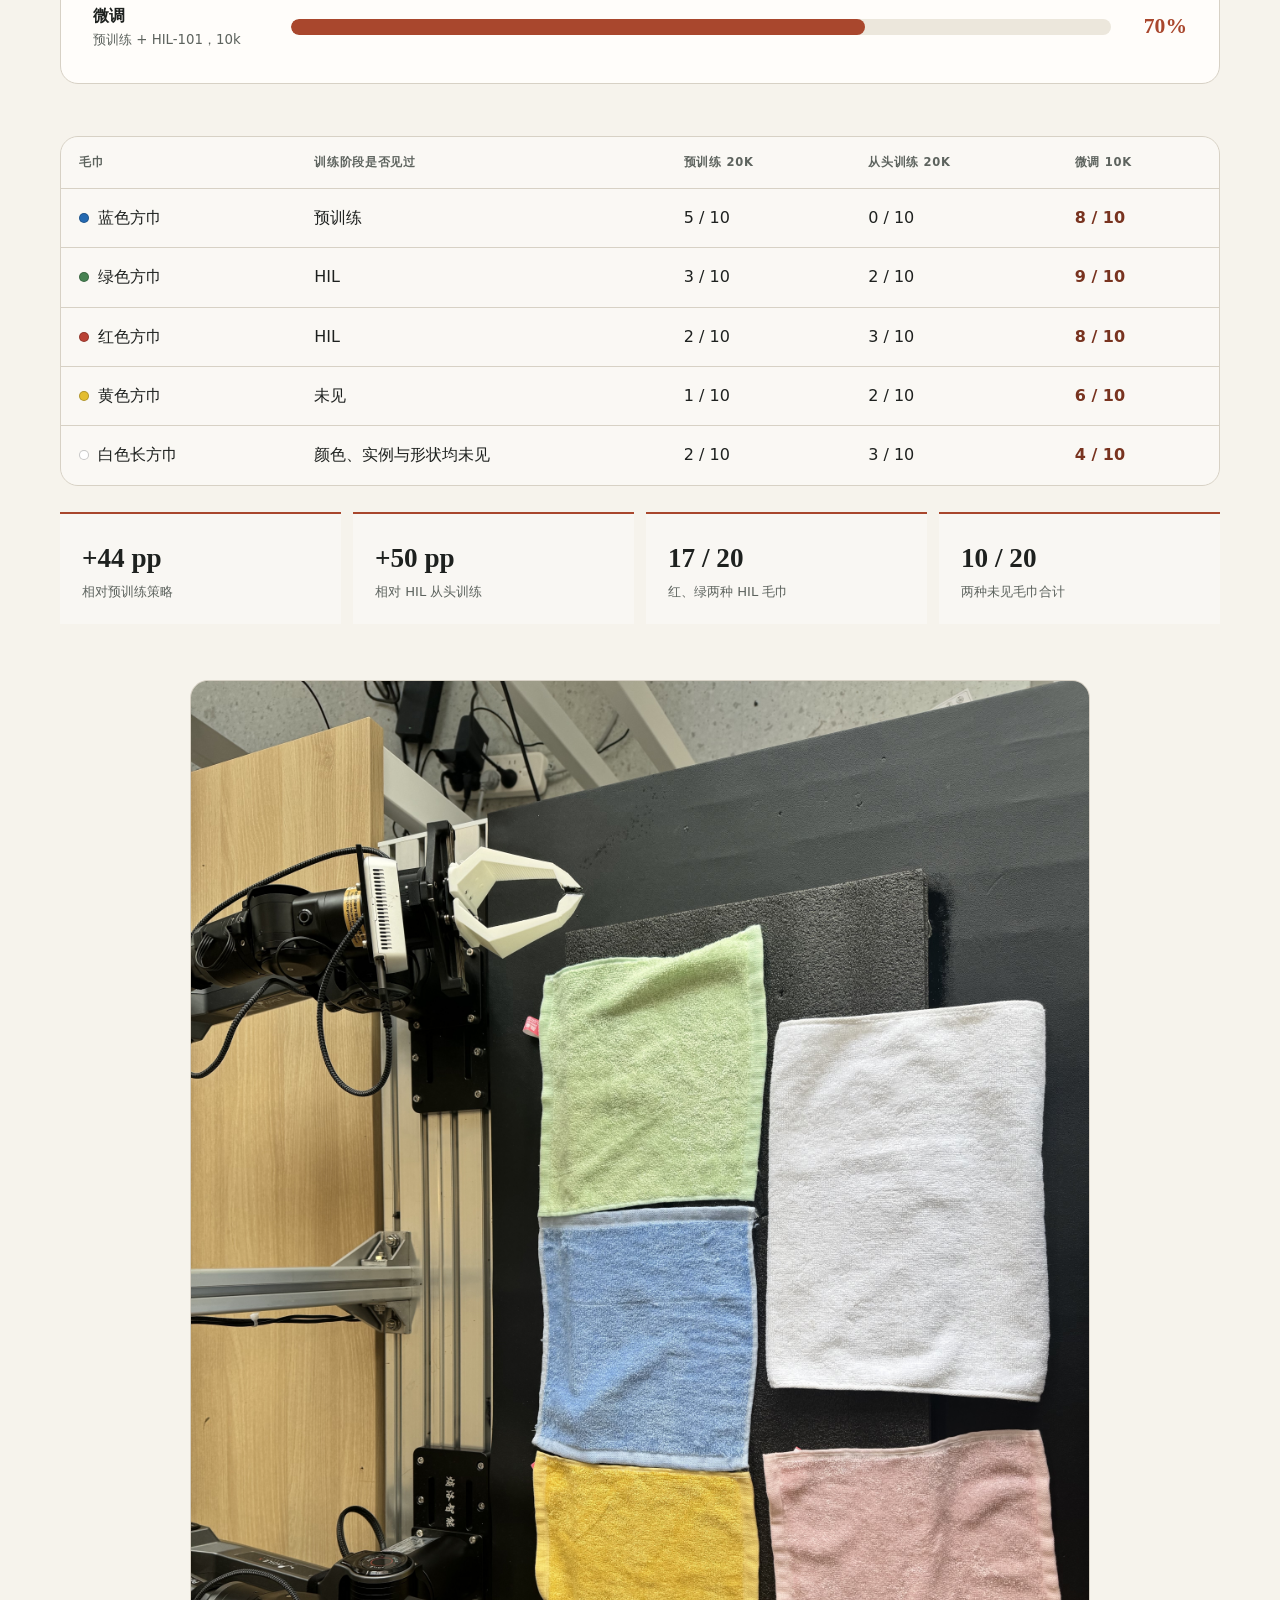
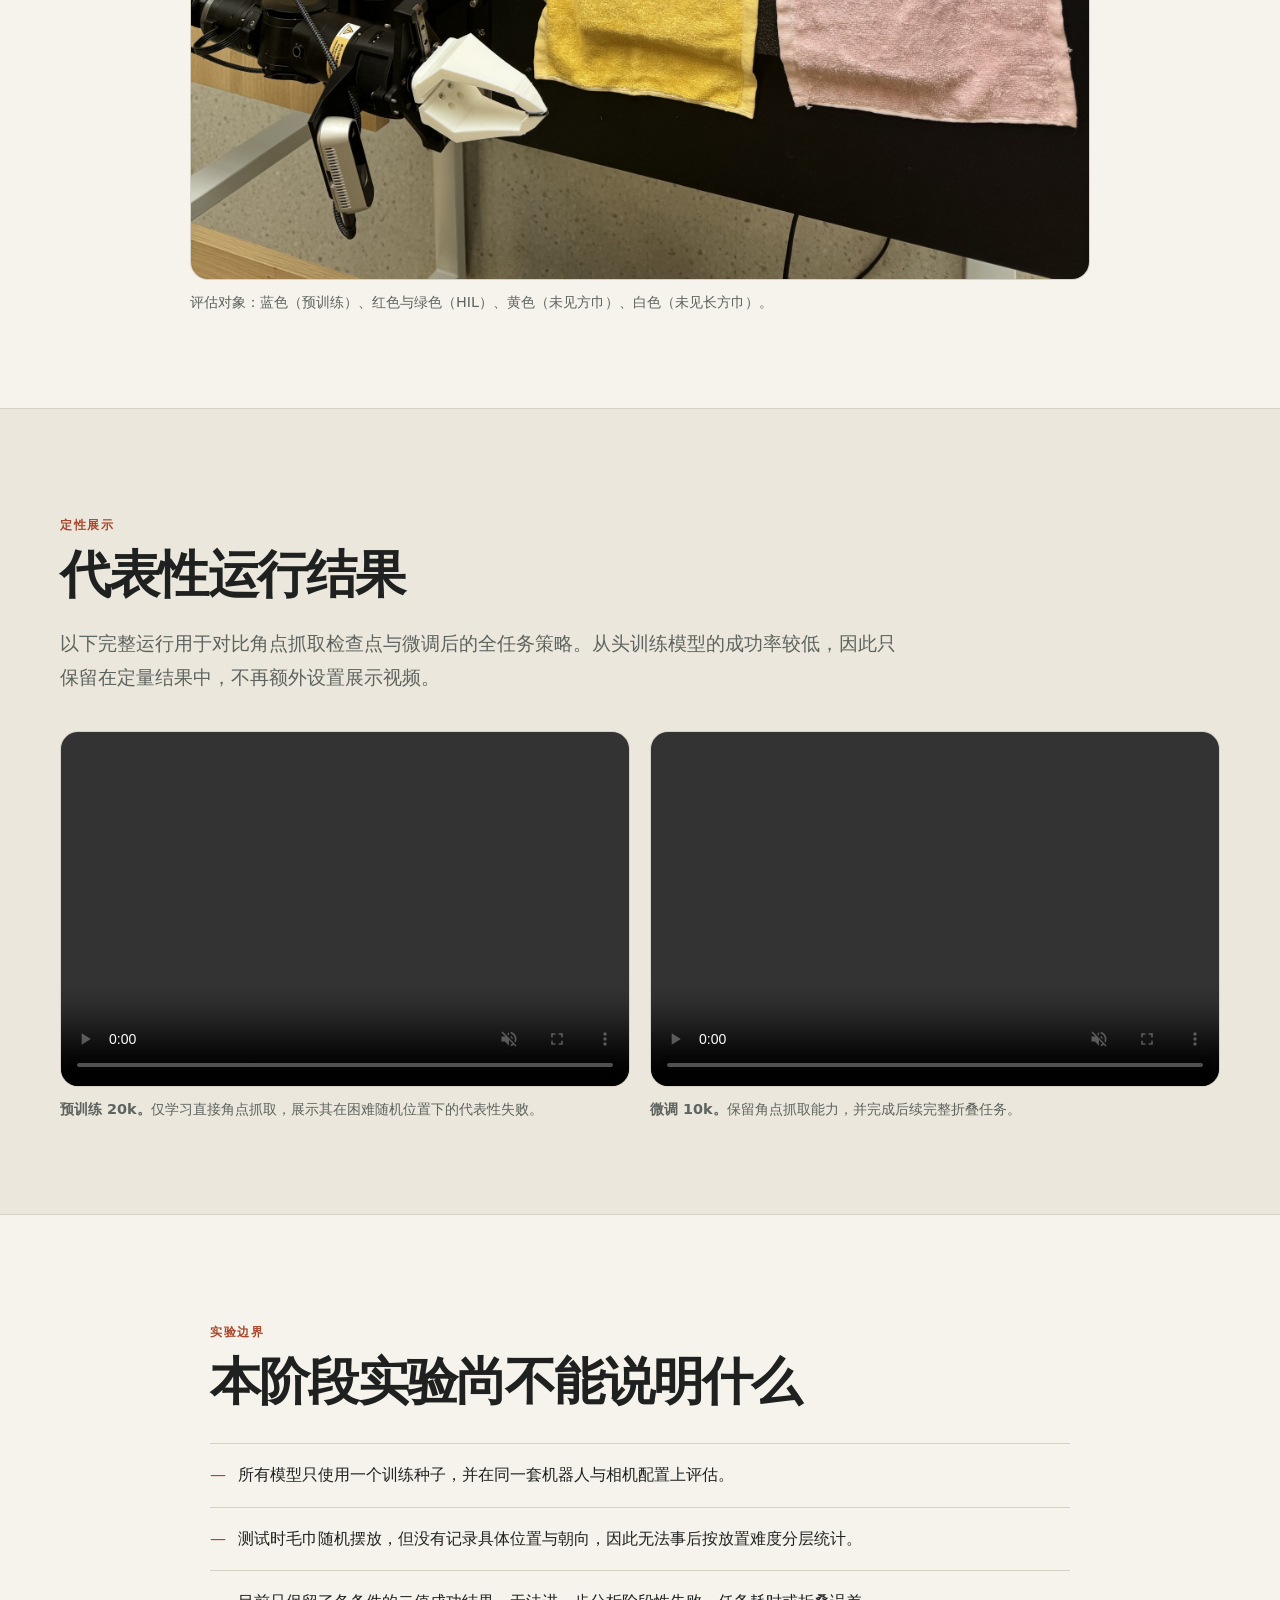
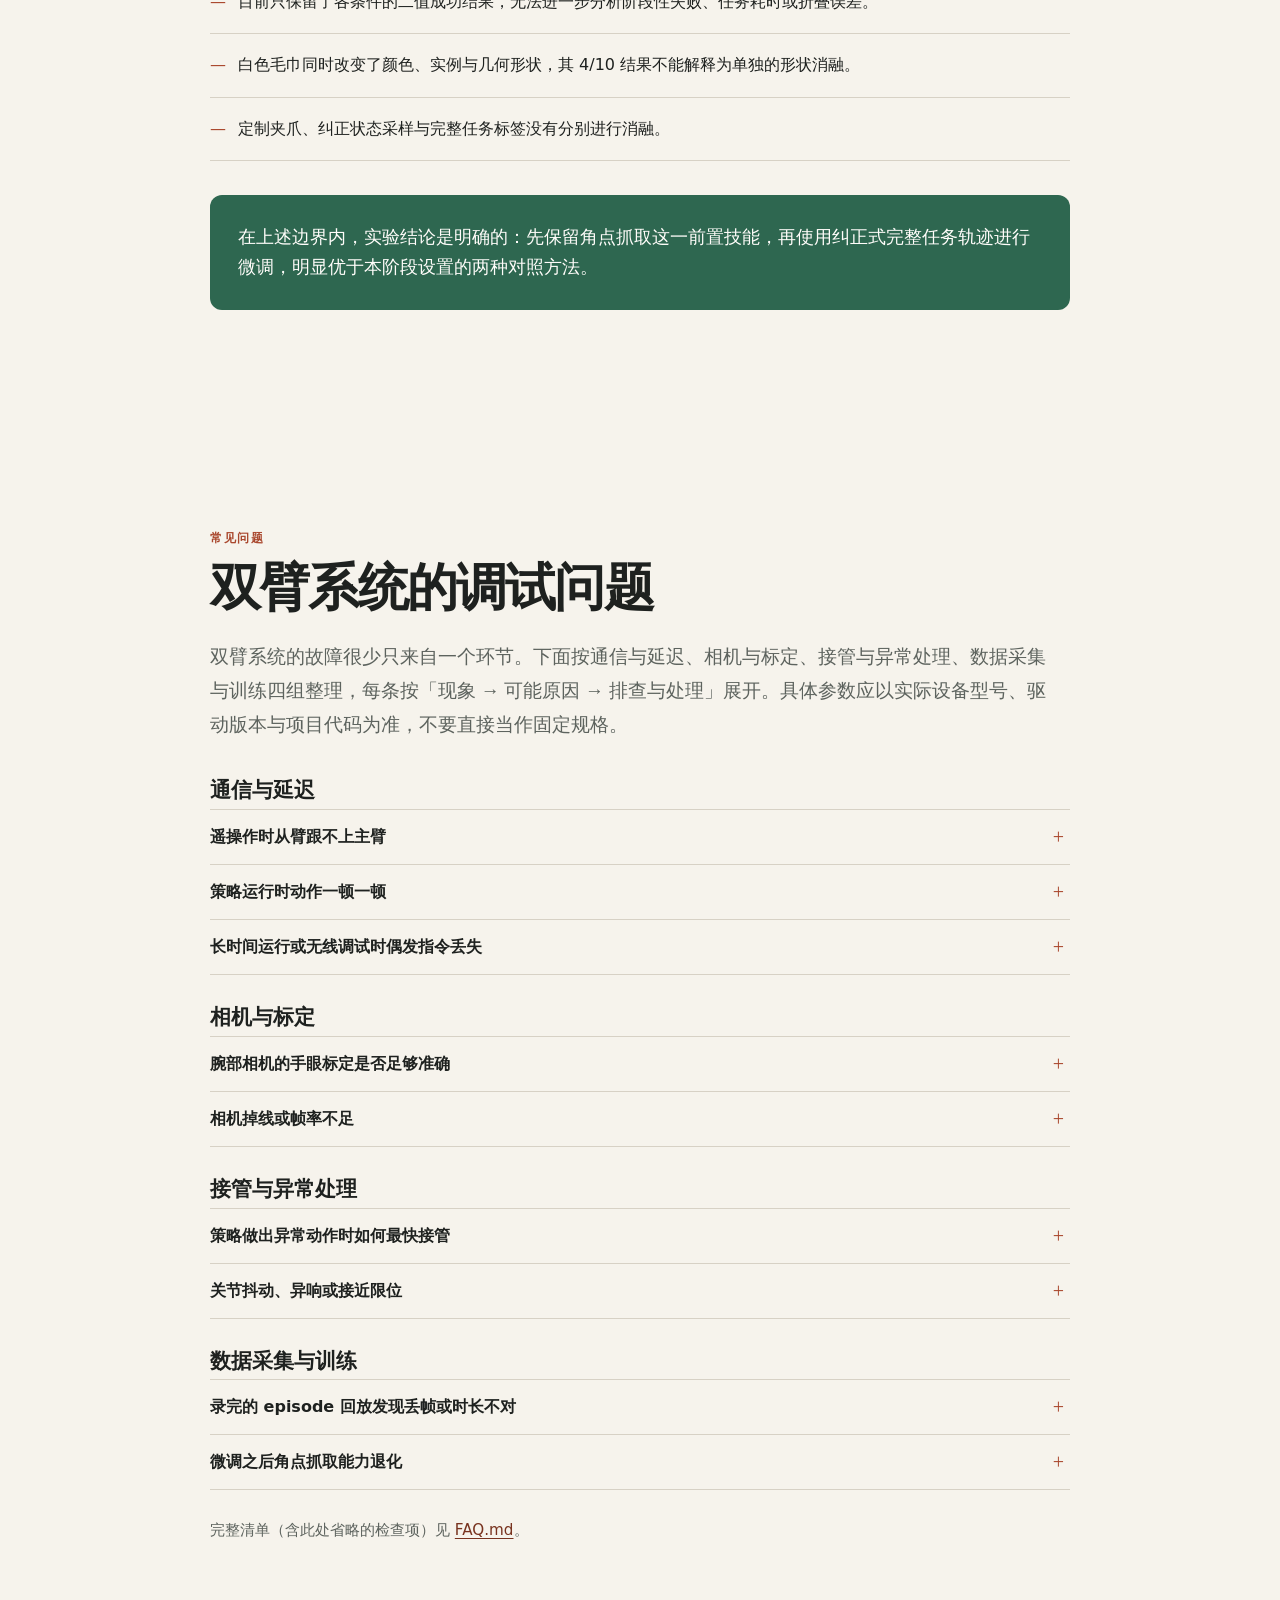
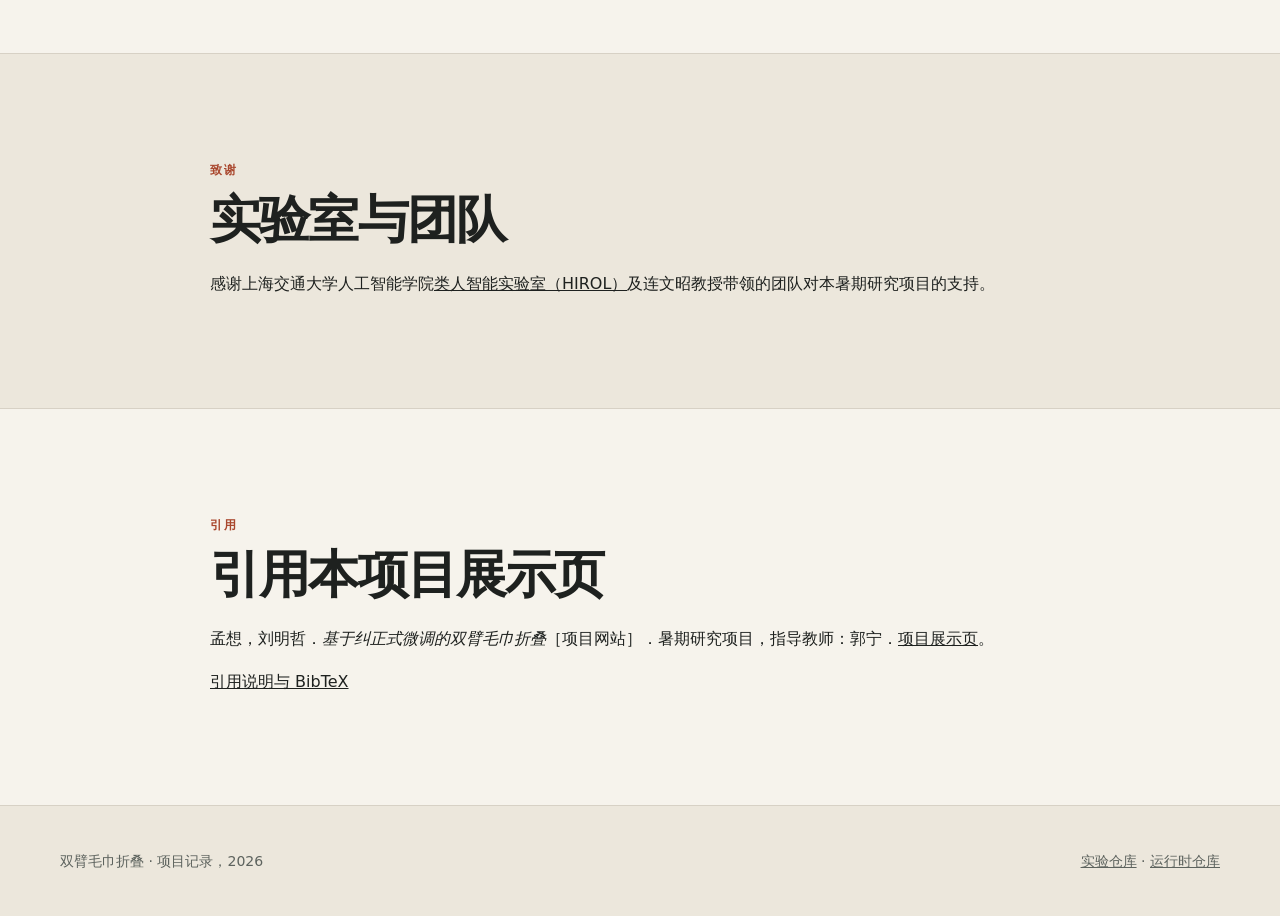
<file: zh.html>
<!doctype html>
<html lang="zh-CN">
<head>
  <meta charset="utf-8">
  <meta name="viewport" content="width=device-width, initial-scale=1">
  <title>基于纠正式微调的双臂毛巾折叠</title>
  <meta name="description" content="一套基于双 Piper 机械臂的毛巾折叠系统：先用 ACT 学习角点抓取，再通过纠正式HIL数据完成全任务微调。">
  <meta name="keywords" content="双臂操作, 毛巾折叠, ACT, 模仿学习, 人机协同, 机器人">
  <meta name="author" content="孟想, 刘明哲">
  <meta name="theme-color" content="#f5f2eb">
  <meta property="og:type" content="website">
  <meta property="og:title" content="基于纠正式微调的双臂毛巾折叠">
  <meta property="og:description" content="从角点抓取预训练到双 Piper 机械臂上的纠正式 HIL 微调。">
  <meta property="og:url" content="https://dream25851.github.io/Bimanual_Folding/zh.html">
  <meta property="og:image" content="https://dream25851.github.io/Bimanual_Folding/static/images/runtime_architecture.png">
  <meta name="twitter:card" content="summary_large_image">
  <link rel="stylesheet" href="static/css/index.css">
  <script defer src="static/js/index.js"></script>
</head>
<body>
  <header class="site-header">
    <nav class="nav-shell" aria-label="主导航">
      <a class="wordmark" href="#top">双臂毛巾折叠</a>
      <div class="nav-links">
        <a href="#overview">项目概述</a>
        <a href="#system">系统</a>
        <a href="#method">方法</a>
        <a href="#results">结果</a>
        <a href="#media">视频</a>
        <a href="#faq">常见问题</a>
      </div>
      <a class="language-switch" href="index.html" lang="en" aria-label="Switch to English">EN</a>
    </nav>
  </header>

  <main id="top">
    <section class="hero section-shell">
      <div class="eyebrow">双臂操作 · ACT · 纠正式 HIL</div>
      <h1>基于纠正式微调的双臂毛巾折叠</h1>
      <div class="project-credits" aria-label="作者与单位">
        <p class="project-authors">孟想<sup>1</sup> · 刘明哲<sup>1</sup></p>
        <p><sup>1</sup> 华东理工大学</p>
        <p class="project-advisor">指导教师：郭宁<sup>2</sup></p>
        <p><sup>2</sup> 上海交通大学人工智能学院</p>
        <p>暑期研究项目 · <a href="https://hirol.sjtu.edu.cn/">上海交通大学类人智能实验室（HIROL）</a></p>
      </div>
      <p class="hero-lede">
        一套面向精确角点抓取与完整毛巾折叠的分阶段学习流程，部署于两台 Piper 机械臂。
        最终策略在五种随机摆放的测试毛巾上取得 35/50 的成功率。
      </p>
      <div class="hero-actions">
        <a class="button primary" href="https://github.com/dream25851/ACT" target="_blank" rel="noreferrer"><svg class="github-icon" viewBox="0 0 24 24" aria-hidden="true"><path d="M12 .7a11.5 11.5 0 0 0-3.64 22.4c.58.1.79-.25.79-.56v-2.22c-3.22.7-3.9-1.37-3.9-1.37-.53-1.34-1.29-1.7-1.29-1.7-1.05-.72.08-.71.08-.71 1.17.08 1.78 1.2 1.78 1.2 1.04 1.78 2.72 1.27 3.38.97.1-.75.4-1.27.74-1.56-2.57-.29-5.27-1.28-5.27-5.68 0-1.26.45-2.28 1.19-3.09-.12-.29-.52-1.46.11-3.05 0 0 .97-.31 3.16 1.18A10.9 10.9 0 0 1 12 6.12c.98 0 1.94.13 2.85.38 2.2-1.49 3.16-1.18 3.16-1.18.63 1.59.23 2.76.11 3.05.74.81 1.19 1.83 1.19 3.09 0 4.41-2.71 5.38-5.29 5.67.42.36.79 1.06.79 2.14v3.27c0 .31.21.67.8.56A11.5 11.5 0 0 0 12 .7Z"/></svg>实验记录</a>
        <a class="button secondary" href="https://github.com/dream25851/mrobots_piper" target="_blank" rel="noreferrer"><svg class="github-icon" viewBox="0 0 24 24" aria-hidden="true"><path d="M12 .7a11.5 11.5 0 0 0-3.64 22.4c.58.1.79-.25.79-.56v-2.22c-3.22.7-3.9-1.37-3.9-1.37-.53-1.34-1.29-1.7-1.29-1.7-1.05-.72.08-.71.08-.71 1.17.08 1.78 1.2 1.78 1.2 1.04 1.78 2.72 1.27 3.38.97.1-.75.4-1.27.74-1.56-2.57-.29-5.27-1.28-5.27-5.68 0-1.26.45-2.28 1.19-3.09-.12-.29-.52-1.46.11-3.05 0 0 .97-.31 3.16 1.18A10.9 10.9 0 0 1 12 6.12c.98 0 1.94.13 2.85.38 2.2-1.49 3.16-1.18 3.16-1.18.63 1.59.23 2.76.11 3.05.74.81 1.19 1.83 1.19 3.09 0 4.41-2.71 5.38-5.29 5.67.42.36.79 1.06.79 2.14v3.27c0 .31.21.67.8.56A11.5 11.5 0 0 0 12 .7Z"/></svg>Physical AI Runtime</a>
      </div>
      <div class="headline-metrics" aria-label="核心结果">
        <div class="metric"><strong>70%</strong><span>微调策略成功率</span></div>
        <div class="metric"><strong>150</strong><span>次评估实验</span></div>
        <div class="metric"><strong>101</strong><span>条纠正式 HIL 轨迹</span></div>
        <div class="metric"><strong>5</strong><span>种测试毛巾</span></div>
      </div>
    </section>

    <section class="wide-media section-shell" aria-label="项目演示视频">
      <video class="asset-media" controls muted loop playsinline preload="metadata" data-fallback="zh-finetune-fallback">
        <source src="static/videos/finetune10k.mp4" type="video/mp4">
      </video>
      <div class="asset-fallback" id="zh-finetune-fallback" hidden>
        <span>视频占位</span>
        <code>static/videos/finetune10k.mp4</code>
      </div>
      <p class="media-caption">微调策略独立完成一次完整折叠；测试前毛巾被随机放置。</p>
    </section>

    <section class="paper-section muted" id="overview">
      <div class="section-shell narrow">
        <p class="section-kicker">项目概述</p>
        <h2>摘要</h2>
        <p class="abstract">
          仅依赖少量成功示范很难学会精细的布料操作：策略可能能够接近毛巾，却仍会错过稳定双臂抓取所需的角点。为此，我们采用分阶段训练方法。首先使用蓝色方巾的 100 条直接角点抓取示范训练 ACT 策略；随后将策略部署到真实机器人上，当夹爪偏离或即将抓空时，由操作员接管并完成后续任务。该过程在红色与绿色毛巾上获得 101 条完整任务轨迹。基于角点抓取检查点继续微调，在五种毛巾、共 50 次随机摆放测试中取得 70% 的完整任务成功率；作为对照，预训练策略为 26%，使用相同 HIL 数据从头训练的策略为 20%。结果表明，在本系统中，保留已有角点抓取能力并利用纠正式 HIL 数据继续微调，是比从头训练更有效的路径；位置鲁棒性与跨实例泛化仍有提升空间。
        </p>
      </div>
    </section>

    <section class="paper-section" id="system">
      <div class="section-shell">
        <p class="section-kicker">系统</p>
        <h2>从感知、推理到人工接管的统一运行时</h2>
        <p class="section-intro">
          <code>physical_ai_runtime</code> 连接相机、策略、RMI 控权层、双臂控制与轨迹记录模块。同一套运行时既负责自主评估，也负责 HIL 数据采集时向主臂遥操作切换控制权。
        </p>

        <figure class="media-panel architecture-figure">
          <div class="asset-frame architecture-frame">
            <img class="asset-media" src="static/images/runtime_architecture.png" alt="physical_ai_runtime、纠正式遥操作与训练闭环架构图" loading="lazy" data-fallback="zh-architecture-fallback">
            <div class="asset-fallback" id="zh-architecture-fallback" hidden><span>架构图占位</span><code>static/images/runtime_architecture.png</code></div>
          </div>
          <figcaption>完整闭环：三路相机感知、ACT 推理、RMI 控权切换、双 Piper 执行、纠正轨迹记录与数据集转换。</figcaption>
        </figure>

        <div class="system-grid">
          <figure class="media-panel">
            <div class="asset-frame video-frame">
              <video class="asset-media" controls muted playsinline preload="metadata" data-fallback="zh-cameras-fallback">
                <source src="static/videos/three_camera_inputs.mp4" type="video/mp4">
              </video>
              <div class="asset-fallback" id="zh-cameras-fallback" hidden><span>视频占位</span><code>static/videos/three_camera_inputs.mp4</code></div>
            </div>
            <figcaption>策略同步接收的视觉观测：Orbbec 顶视 RGB，以及左、右腕部 RGB 图像。</figcaption>
          </figure>
          <figure class="media-panel">
            <div class="asset-frame image-frame">
              <img class="asset-media" src="static/images/slim_gripper.jpg" alt="Piper 机械臂上的细长定制夹爪手指" loading="lazy" data-fallback="zh-gripper-fallback">
              <div class="asset-fallback" id="zh-gripper-fallback" hidden><span>图片占位</span><code>static/images/slim_gripper.jpg</code></div>
            </div>
            <figcaption>将 Piper 原装夹爪手指替换为更细长的结构，以减小接近毛巾角点时的几何干涉。</figcaption>
          </figure>
        </div>

        <div class="architecture" aria-label="系统架构摘要">
          <div class="arch-node">
            <span class="arch-label">观测</span>
            <strong>顶视 RGB + 两路腕部 RGB</strong>
            <small>14 维机器人状态</small>
          </div>
          <div class="arch-arrow" aria-hidden="true">→</div>
          <div class="arch-node emphasized">
            <span class="arch-label">运行时</span>
            <strong>physical_ai_runtime</strong>
            <small>ACT · RMI · 轨迹记录</small>
          </div>
          <div class="arch-arrow" aria-hidden="true">→</div>
          <div class="arch-node">
            <span class="arch-label">执行</span>
            <strong>双 Piper 从臂</strong>
            <small>14 维关节指令</small>
          </div>
          <div class="arch-branch">
            <span>双 Piper 主臂</span><span>遥操作接管</span><span>HIL 轨迹记录</span>
          </div>
        </div>

        <p class="evidence-note">
          定制手指属于最终硬件配置，但本阶段没有进行夹爪消融实验，因此不单独声称其带来了多少性能增益。
        </p>
      </div>
    </section>

    <section class="paper-section muted" id="method">
      <div class="section-shell">
        <p class="section-kicker">方法</p>
        <h2>由策略失败状态决定的训练课程</h2>
        <div class="method-steps">
          <article class="method-card">
            <span class="step-number">01</span>
            <h3>学习前置技能</h3>
            <p>使用 100 条蓝色方巾直接角点抓取示范，将 <code>base20k</code> 训练 20k steps。</p>
          </article>
          <article class="method-card">
            <span class="step-number">02</span>
            <h3>进入失败状态</h3>
            <p>在真实机器人上运行策略。偏移与临界抓空状态由策略实际运行产生，而非预先编排。</p>
          </article>
          <article class="method-card">
            <span class="step-number">03</span>
            <h3>纠正并完成任务</h3>
            <p>操作员通过两台主臂接管，恢复抓取并继续完成抬升与折叠，共采集 101 条 HIL 轨迹。</p>
          </article>
          <article class="method-card">
            <span class="step-number">04</span>
            <h3>微调完整任务</h3>
            <p>从 <code>base20k</code> 继续进行 10k steps 的 HIL 微调，并与使用相同 HIL 数据训练 20k steps 的从头训练模型对比。</p>
          </article>
        </div>

        <div class="method-media-grid">
          <figure class="media-panel method-media-card">
            <div class="asset-frame video-frame">
              <video class="asset-media" controls muted playsinline preload="metadata" data-fallback="zh-teleop-fallback">
                <source src="static/videos/pretraining_teleop.mp4" type="video/mp4">
              </video>
              <div class="asset-fallback" id="zh-teleop-fallback" hidden><span>视频占位</span><code>static/videos/pretraining_teleop.mp4</code></div>
            </div>
            <figcaption><strong>人工示范。</strong>100 条预训练轨迹全部通过双主臂遥操作采集。</figcaption>
          </figure>
          <figure class="media-panel method-media-card">
            <div class="asset-frame video-frame">
              <video class="asset-media" controls muted playsinline preload="metadata" data-fallback="zh-hil-fallback">
                <source src="static/videos/policy_hil_takeover.mp4" type="video/mp4">
              </video>
              <div class="asset-fallback" id="zh-hil-fallback" hidden><span>视频占位</span><code>static/videos/policy_hil_takeover.mp4</code></div>
            </div>
            <figcaption><strong>纠正式 HIL 轨迹。</strong>策略先进入困难状态，操作员随后接管控制权，恢复抓取并完成任务。</figcaption>
          </figure>
        </div>
      </div>
    </section>

    <section class="paper-section" id="results">
      <div class="section-shell">
        <p class="section-kicker">实验结果</p>
        <h2>微调显著提高完整任务成功率</h2>
        <p class="section-intro">每个模型测试 50 次：五种毛巾各 10 次，每次运行前均随机放置毛巾，不采用固定布局。</p>

        <div class="score-chart" role="img" aria-label="完整任务成功率：预训练模型 26%，HIL 从头训练模型 20%，微调模型 70%">
          <div class="score-row">
            <div class="score-name"><strong>预训练</strong><small>角点抓取，20k</small></div>
            <div class="score-track"><span style="width:26%"></span></div>
            <div class="score-value">26%</div>
          </div>
          <div class="score-row">
            <div class="score-name"><strong>从头训练</strong><small>HIL-101，20k</small></div>
            <div class="score-track"><span style="width:20%"></span></div>
            <div class="score-value">20%</div>
          </div>
          <div class="score-row highlight">
            <div class="score-name"><strong>微调</strong><small>预训练 + HIL-101，10k</small></div>
            <div class="score-track"><span style="width:70%"></span></div>
            <div class="score-value">70%</div>
          </div>
        </div>

        <div class="table-wrap">
          <table>
            <thead>
              <tr><th>毛巾</th><th>训练阶段是否见过</th><th>预训练 20k</th><th>从头训练 20k</th><th>微调 10k</th></tr>
            </thead>
            <tbody>
              <tr><td><span class="swatch blue"></span>蓝色方巾</td><td>预训练</td><td>5 / 10</td><td>0 / 10</td><td class="best">8 / 10</td></tr>
              <tr><td><span class="swatch green"></span>绿色方巾</td><td>HIL</td><td>3 / 10</td><td>2 / 10</td><td class="best">9 / 10</td></tr>
              <tr><td><span class="swatch red"></span>红色方巾</td><td>HIL</td><td>2 / 10</td><td>3 / 10</td><td class="best">8 / 10</td></tr>
              <tr><td><span class="swatch yellow"></span>黄色方巾</td><td>未见</td><td>1 / 10</td><td>2 / 10</td><td class="best">6 / 10</td></tr>
              <tr><td><span class="swatch white"></span>白色长方巾</td><td>颜色、实例与形状均未见</td><td>2 / 10</td><td>3 / 10</td><td class="best">4 / 10</td></tr>
            </tbody>
          </table>
        </div>

        <div class="result-notes">
          <article><strong>+44 pp</strong><span>相对预训练策略</span></article>
          <article><strong>+50 pp</strong><span>相对 HIL 从头训练</span></article>
          <article><strong>17 / 20</strong><span>红、绿两种 HIL 毛巾</span></article>
          <article><strong>10 / 20</strong><span>两种未见毛巾合计</span></article>
        </div>

        <figure class="media-panel towel-panel">
          <div class="asset-frame image-frame">
            <img class="asset-media" src="static/images/towel_set.jpg" alt="用于评估的五种毛巾" loading="lazy" data-fallback="zh-towels-fallback">
            <div class="asset-fallback" id="zh-towels-fallback" hidden><span>图片占位</span><code>static/images/towel_set.jpg</code></div>
          </div>
          <figcaption>评估对象：蓝色（预训练）、红色与绿色（HIL）、黄色（未见方巾）、白色（未见长方巾）。</figcaption>
        </figure>
      </div>
    </section>

    <section class="paper-section muted" id="media">
      <div class="section-shell">
        <p class="section-kicker">定性展示</p>
        <h2>代表性运行结果</h2>
        <p class="section-intro">以下完整运行用于对比角点抓取检查点与微调后的全任务策略。从头训练模型的成功率较低，因此只保留在定量结果中，不再额外设置展示视频。</p>
        <div class="video-grid">
          <figure class="media-panel">
            <div class="asset-frame video-frame">
              <video class="asset-media" controls muted playsinline preload="metadata" data-fallback="zh-base-fallback">
                <source src="static/videos/base20k.mp4" type="video/mp4">
              </video>
              <div class="asset-fallback" id="zh-base-fallback" hidden><span>视频占位</span><code>static/videos/base20k.mp4</code></div>
            </div>
            <figcaption><strong>预训练 20k。</strong>仅学习直接角点抓取，展示其在困难随机位置下的代表性失败。</figcaption>
          </figure>
          <figure class="media-panel">
            <div class="asset-frame video-frame">
              <video class="asset-media" controls muted playsinline preload="metadata" data-fallback="zh-fine-fallback">
                <source src="static/videos/finetune10k.mp4" type="video/mp4">
              </video>
              <div class="asset-fallback" id="zh-fine-fallback" hidden><span>视频占位</span><code>static/videos/finetune10k.mp4</code></div>
            </div>
            <figcaption><strong>微调 10k。</strong>保留角点抓取能力，并完成后续完整折叠任务。</figcaption>
          </figure>
        </div>
      </div>
    </section>

    <section class="paper-section" id="limitations">
      <div class="section-shell narrow">
        <p class="section-kicker">实验边界</p>
        <h2>本阶段实验尚不能说明什么</h2>
        <ul class="limitations-list">
          <li>所有模型只使用一个训练种子，并在同一套机器人与相机配置上评估。</li>
          <li>测试时毛巾随机摆放，但没有记录具体位置与朝向，因此无法事后按放置难度分层统计。</li>
          <li>目前只保留了各条件的二值成功结果，无法进一步分析阶段性失败、任务耗时或折叠误差。</li>
          <li>白色毛巾同时改变了颜色、实例与几何形状，其 4/10 结果不能解释为单独的形状消融。</li>
          <li>定制夹爪、纠正状态采样与完整任务标签没有分别进行消融。</li>
        </ul>
        <p class="closing-statement">在上述边界内，实验结论是明确的：先保留角点抓取这一前置技能，再使用纠正式完整任务轨迹进行微调，明显优于本阶段设置的两种对照方法。</p>
      </div>
    </section>

    <section class="paper-section" id="faq">
      <div class="section-shell narrow">
        <p class="section-kicker">常见问题</p>
        <h2>双臂系统的调试问题</h2>
        <p class="section-intro">双臂系统的故障很少只来自一个环节。下面按通信与延迟、相机与标定、接管与异常处理、数据采集与训练四组整理，每条按「现象 → 可能原因 → 排查与处理」展开。具体参数应以实际设备型号、驱动版本与项目代码为准，不要直接当作固定规格。</p>

        <div class="faq-groups">
          <div class="faq-group">
            <h3>通信与延迟</h3>

            <details class="faq-item">
              <summary>遥操作时从臂跟不上主臂</summary>
              <div class="faq-body">
                <p><strong>现象：</strong>推动主臂时，从臂响应明显滞后；加速时出现拖尾，停止操作后仍有短暂运动。</p>
                <p><strong>可能原因：</strong>主臂状态读取、主从映射、从臂指令发布与驱动执行之间存在延迟或周期抖动。中间队列积压、控制周期不一致或驱动侧缓冲也会导致指令滞后。</p>
                <p><strong>排查与处理：</strong></p>
                <ol>
                  <li>分别记录主臂状态话题与从臂指令话题的实际发布频率、时间戳与周期抖动，并与配置值对比。</li>
                  <li>测量从主臂状态读取到从臂实际执行的端到端延迟，确认延迟主要产生在哪一环节。</li>
                  <li>检查 ROS 2 QoS 配置、应用内部队列与驱动缓冲。</li>
                  <li>检查 CAN 总线状态，必要时调整 CAN 参数。</li>
                </ol>
              </div>
            </details>

            <details class="faq-item">
              <summary>策略运行时动作一顿一顿</summary>
              <div class="faq-body">
                <p><strong>现象：</strong>自主执行时动作出现卡顿、周期性停顿，或机械臂短暂停止后继续运动。</p>
                <p><strong>可能原因：</strong>推理耗时波动、动作队列耗尽、观测更新不及时、录制与可视化占用资源，或驱动执行周期不稳定。</p>
                <p><strong>排查与处理：</strong></p>
                <ol>
                  <li>记录每次推理耗时、相邻动作的生成间隔、观测时间戳与动作队列状态。对输出 action chunk 的策略，还应检查动作序列能否持续覆盖执行周期。</li>
                  <li>将实测推理耗时与策略的动作更新要求对比，再决定是否排查模型负载、CPU/GPU 占用与控制循环调度。</li>
                  <li>尽量将 episode 录制、画面预览与高频日志从关键控制循环中分离。</li>
                  <li>检查观测是否滞后，重点关注图像、关节状态与动作执行时刻之间的时间差。</li>
                </ol>
              </div>
            </details>

            <details class="faq-item">
              <summary>长时间运行或无线调试时偶发指令丢失</summary>
              <div class="faq-body">
                <p><strong>现象：</strong>运行一段时间后出现明显跳变或短暂停顿，日志中没有明确报错；无线网络远程调试时，动作偶尔卡顿。</p>
                <p><strong>可能原因：</strong>线缆或供电问题、CAN 通信错误、网络丢包、节点负载过高，或通信超时后系统未及时进入预定的安全状态。</p>
                <p><strong>排查与处理：</strong></p>
                <ol>
                  <li>检查 CAN、USB 与网络连接，确认线缆固定可靠、供电符合设备要求。</li>
                  <li>查看 CAN 驱动状态、错误计数、通信超时日志与节点重启记录，避免只凭动作异常推断故障来源。</li>
                  <li>无线调试时额外检查网络延迟、抖动与丢包；条件允许时优先用有线连接做基准测试。</li>
                  <li>检查通信超时后的处理逻辑，确认失联时系统会按已验证的安全策略停止或限制运动，而不是继续执行过期指令。</li>
                </ol>
              </div>
            </details>
          </div>

          <div class="faq-group">
            <h3>相机与标定</h3>

            <details class="faq-item">
              <summary>腕部相机的手眼标定是否足够准确</summary>
              <div class="faq-body">
                <p><strong>现象：</strong>策略能够到达大致位置，但经常抓偏或抓空；左右夹爪的抓取结果也不一致。</p>
                <p><strong>可能原因：</strong>相机与机械臂末端之间的外参存在误差，或相机支架、安装位置与线缆在运动过程中发生变化。</p>
                <p><strong>排查与处理：</strong></p>
                <ol>
                  <li><strong>标定板验证。</strong>完成手眼标定后，将标定板固定在腕部相机视野内，根据标定结果控制末端运动到对应目标点上方，检查末端工具中心点（TCP）与目标位置的实际对齐情况。</li>
                  <li><strong>检查安装稳定性。</strong>检查支架是否牢固，以及线缆在整个运动范围内是否对相机产生拉力。若相机实际安装位姿发生变化，应重新标定；否则可用标定板复验外参精度。</li>
                  <li><strong>左右分别验证。</strong>左右腕部相机应分别标定和验证，不要默认两侧结构、安装误差或坐标变换完全对称。</li>
                </ol>
              </div>
            </details>

            <details class="faq-item">
              <summary>相机掉线或帧率不足</summary>
              <div class="faq-body">
                <p><strong>现象：</strong>运行过程中一路画面突然变黑，或三路相机同时启动后帧率明显下降。</p>
                <p><strong>可能原因：</strong>USB 带宽或供电不足。</p>
                <p><strong>排查与处理：</strong></p>
                <ol>
                  <li>检查 USB 设备连接关系，Linux 系统可用 <code>lsusb -t</code> 查看拓扑。</li>
                  <li>关闭任务不需要的图像流，例如深度流与红外流；若策略只使用 RGB，应确认没有无意中启用额外的数据流。</li>
                  <li>检查各路相机的实际帧率、分辨率、USB 错误日志与驱动状态，必要时逐路启动相机做对比测试。</li>
                </ol>
              </div>
            </details>
          </div>

          <div class="faq-group">
            <h3>接管与异常处理</h3>

            <details class="faq-item">
              <summary>策略做出异常动作时如何最快接管</summary>
              <div class="faq-body">
                <p><strong>现象：</strong>策略向错误方向移动、接近桌面或其他障碍物，或抓取失败后仍继续执行后续动作。</p>
                <p><strong>可能原因：</strong>当前状态超出训练数据分布，观测数据存在异常，或策略在该动作阶段表现较弱。</p>
                <p><strong>排查与处理：</strong></p>
                <ol>
                  <li>若存在即将碰撞、夹伤或其他紧迫危险，应立即急停；普通策略纠正则通过已验证的控制权切换机制进入遥操作模式。</li>
                  <li>每轮任务开始前，确认急停与接管入口可用，并确认自主控制与遥操作之间的权限切换条件明确。</li>
                  <li>人工纠正轨迹可以作为有价值的训练数据，但应明确标记自主执行与人工接管的分界，并检查时间戳、观测与动作是否有效。存在严重缺失、错位或安全异常的片段不能直接作为有效样本。</li>
                </ol>
              </div>
            </details>

            <details class="faq-item">
              <summary>关节抖动、异响或接近限位</summary>
              <div class="faq-body">
                <p><strong>现象：</strong>关节运行时出现抖动、异响、位置偏差，或机械臂频繁接近关节限位。</p>
                <p><strong>可能原因：</strong>可能涉及机械干涉、安装松动、驱动报警、反馈异常、控制参数不合适、零点偏差，或关节长期在不合理的工作范围内运行。</p>
                <p><strong>排查与处理：</strong></p>
                <ol>
                  <li>先停止自动任务，检查日志，确认是否存在过载或碰撞记录。</li>
                  <li>检查机械结构、安装连接与运动范围，排除机械干涉、松动、线缆卡阻等问题。</li>
                  <li>若机械臂曾发生碰撞或受到异常外力，应按设备维护流程检查零点与定位精度，不要未经确认就直接修改零点参数。</li>
                </ol>
              </div>
            </details>
          </div>

          <div class="faq-group">
            <h3>数据采集与训练</h3>

            <details class="faq-item">
              <summary>录完的 episode 回放发现丢帧或时长不对</summary>
              <div class="faq-body">
                <p><strong>现象：</strong>episode 回放出现画面跳变、动作中断、实际时长与预期不符，或部分数据缺失。</p>
                <p><strong>可能原因：</strong>录制进程与控制进程竞争资源、磁盘写入阻塞、话题采样频率不同，或消息在采集与转换过程中被丢弃。</p>
                <p><strong>排查与处理：</strong></p>
                <ol>
                  <li>优先将录制数据写入本地 SSD，避免在写入速度或稳定性不足的网络盘上直接采集。</li>
                  <li>检查录制的话题范围，排除任务不需要的调试话题、点云与额外图像流。</li>
                  <li>根据各话题预期的采样频率与实际时间戳，检查数据时长、时间间隔、缺失比例及观测与动作的对应关系。</li>
                  <li>若数据集采用统一采样时刻组帧，应检查各帧所需观测与动作是否完整；各话题频率不同时，不能仅凭消息数量不同判定丢帧。</li>
                  <li>对异常 episode 抽样回放，确认异常来自采集、同步还是后续转换。存在无法恢复的关键数据缺失或时序错位时，应剔除或单独标记，不要通过伪造时间戳掩盖问题。</li>
                </ol>
              </div>
            </details>

            <details class="faq-item">
              <summary>微调之后角点抓取能力退化</summary>
              <div class="faq-body">
                <p><strong>现象：</strong>完整折叠任务的成功率有所提升，但在需要先抓起毛巾角点的情境下，策略反而比微调前更容易失败。</p>
                <p><strong>可能原因：</strong>角点抓取样本占比不足、训练数据分布变化，或微调的学习率与训练步数不合适。</p>
                <p><strong>排查与处理：</strong></p>
                <ol>
                  <li>先独立统计角点抓取阶段的成功率，与完整折叠任务的成功率分开记录。</li>
                  <li>对比微调前后的失败案例，确认退化发生在识别角点、靠近目标、夹爪闭合还是抬起毛巾等具体阶段。</li>
                  <li>在微调数据中有针对性地补充必须完成角点抓取的样本，覆盖不同毛巾颜色、位置与形态。</li>
                  <li>检查训练集中的任务阶段分布、重复样本与数据质量，评估不同阶段数据的平衡情况。</li>
                  <li>保存微调前的检查点，系统对比学习率、训练步数与数据配比的影响。若完整任务指标提高而角点抓取指标下降，应作为明确的性能权衡来评估，而不是只依据单一总成功率决定模型优劣。</li>
                </ol>
              </div>
            </details>
          </div>
        </div>

        <p class="faq-more">完整清单（含此处省略的检查项）见 <a href="FAQ.md">FAQ.md</a>。</p>
      </div>
    </section>

    <section class="paper-section muted" id="acknowledgements">
      <div class="section-shell narrow">
        <p class="section-kicker">致谢</p>
        <h2>实验室与团队</h2>
        <p>感谢上海交通大学人工智能学院<a href="https://hirol.sjtu.edu.cn/">类人智能实验室（HIROL）</a>及连文昭教授带领的团队对本暑期研究项目的支持。</p>
      </div>
    </section>

    <section class="paper-section" id="citation">
      <div class="section-shell narrow">
        <p class="section-kicker">引用</p>
        <h2>引用本项目展示页</h2>
        <p>孟想，刘明哲．<em>基于纠正式微调的双臂毛巾折叠</em>［项目网站］．暑期研究项目，指导教师：郭宁．<a href="https://dream25851.github.io/Bimanual_Folding/zh.html">项目展示页</a>。</p>
        <p><a href="CITATION.md">引用说明与 BibTeX</a></p>
      </div>
    </section>
  </main>

  <footer>
    <div class="section-shell footer-inner">
      <span>双臂毛巾折叠 · 项目记录，2026</span>
      <span><a href="https://github.com/dream25851/ACT">实验仓库</a> · <a href="https://github.com/dream25851/physical_ai_runtime">运行时仓库</a></span>
    </div>
  </footer>
</body>
</html>
</file>
<file: static/css/index.css>
:root {
  --paper: #f6f3ec;
  --paper-deep: #ece7dc;
  --ink: #1e211f;
  --muted: #5d635e;
  --line: #d7d1c5;
  --accent: #a9472d;
  --accent-dark: #78331f;
  --green: #2e6750;
  --white: #fffdfa;
  --shadow: 0 18px 50px rgba(43, 38, 30, 0.09);
  --radius: 18px;
  --max-width: 1160px;
}

* {
  box-sizing: border-box;
}

html {
  scroll-behavior: smooth;
}

body {
  margin: 0;
  color: var(--ink);
  background: var(--paper);
  font-family: Inter, ui-sans-serif, system-ui, -apple-system, BlinkMacSystemFont, "Segoe UI", sans-serif;
  font-size: 16px;
  line-height: 1.65;
  -webkit-font-smoothing: antialiased;
}

a {
  color: inherit;
}

code {
  padding: 0.12rem 0.32rem;
  border: 1px solid var(--line);
  border-radius: 5px;
  background: rgba(255, 255, 255, 0.65);
  font-family: "SFMono-Regular", Consolas, "Liberation Mono", monospace;
  font-size: 0.88em;
}

.section-shell {
  width: min(calc(100% - 40px), var(--max-width));
  margin: 0 auto;
}

.narrow {
  max-width: 860px;
}

.site-header {
  position: sticky;
  top: 0;
  z-index: 20;
  border-bottom: 1px solid rgba(215, 209, 197, 0.85);
  background: rgba(246, 243, 236, 0.92);
  backdrop-filter: blur(14px);
}

.nav-shell {
  width: min(calc(100% - 40px), var(--max-width));
  min-height: 64px;
  margin: 0 auto;
  display: flex;
  align-items: center;
  justify-content: space-between;
  gap: 2rem;
}

.wordmark {
  font-family: Georgia, "Times New Roman", serif;
  font-size: 1.08rem;
  font-weight: 700;
  text-decoration: none;
}

.nav-links {
  display: flex;
  gap: 1.35rem;
  color: var(--muted);
  font-size: 0.9rem;
}

.nav-links a {
  text-decoration: none;
}

.nav-links a:hover {
  color: var(--accent);
}

.language-switch {
  padding: 5px 12px;
  border: 1px solid var(--ink);
  border-radius: 999px;
  font-size: 0.82rem;
  font-weight: 750;
  line-height: 1.4;
  text-decoration: none;
}

.language-switch:hover {
  color: var(--white);
  background: var(--ink);
}

.hero {
  padding: 108px 0 62px;
  text-align: center;
}

.eyebrow,
.section-kicker {
  color: var(--accent);
  font-size: 0.76rem;
  font-weight: 800;
  letter-spacing: 0.13em;
  text-transform: uppercase;
}

.hero h1 {
  max-width: 980px;
  margin: 18px auto 24px;
  font-family: Georgia, "Times New Roman", serif;
  font-size: clamp(2.5rem, 6.2vw, 5.25rem);
  font-weight: 600;
  letter-spacing: -0.045em;
  line-height: 1.02;
}

.hero-lede {
  max-width: 780px;
  margin: 0 auto;
  color: var(--muted);
  font-family: Georgia, "Times New Roman", serif;
  font-size: clamp(1.13rem, 2.2vw, 1.45rem);
  line-height: 1.55;
}

.hero-actions {
  margin: 34px 0 44px;
  display: flex;
  justify-content: center;
  flex-wrap: wrap;
  gap: 10px;
}

.button {
  display: inline-flex;
  align-items: center;
  justify-content: center;
  min-height: 46px;
  padding: 0 20px;
  border: 1px solid var(--ink);
  border-radius: 999px;
  font-size: 0.9rem;
  font-weight: 700;
  text-decoration: none;
  transition: transform 160ms ease, background 160ms ease;
}

.github-icon {
  width: 18px;
  height: 18px;
  margin-right: 8px;
  flex: 0 0 auto;
  fill: currentColor;
}

.button:hover {
  transform: translateY(-2px);
}

.button.primary {
  color: var(--white);
  background: var(--ink);
}

.button.secondary {
  background: transparent;
}

.headline-metrics {
  max-width: 900px;
  margin: 0 auto;
  display: grid;
  grid-template-columns: repeat(4, 1fr);
  border-top: 1px solid var(--line);
  border-bottom: 1px solid var(--line);
}

.metric {
  padding: 24px 12px;
  display: flex;
  flex-direction: column;
  gap: 2px;
}

.metric + .metric {
  border-left: 1px solid var(--line);
}

.metric strong {
  font-family: Georgia, "Times New Roman", serif;
  font-size: 2rem;
  line-height: 1.1;
}

.metric span {
  color: var(--muted);
  font-size: 0.82rem;
}

.wide-media {
  margin-bottom: 84px;
}

.wide-media video,
.wide-media .asset-fallback {
  width: 100%;
  aspect-ratio: 16 / 9;
  border-radius: var(--radius);
  box-shadow: var(--shadow);
}

.asset-media {
  display: block;
  max-width: 100%;
  background: #d8d2c6;
  object-fit: cover;
}

.asset-fallback {
  min-height: 260px;
  display: flex;
  flex-direction: column;
  align-items: center;
  justify-content: center;
  gap: 10px;
  border: 1px dashed #aaa194;
  color: var(--muted);
  background: repeating-linear-gradient(-45deg, #eee9df, #eee9df 12px, #f5f1e9 12px, #f5f1e9 24px);
  text-align: center;
}

.asset-fallback[hidden] {
  display: none;
}

.asset-fallback span {
  font-weight: 700;
  letter-spacing: 0.05em;
  text-transform: uppercase;
}

.media-caption,
figcaption {
  margin: 12px 0 0;
  color: var(--muted);
  font-size: 0.9rem;
  line-height: 1.5;
}

.paper-section {
  padding: 94px 0;
  scroll-margin-top: 64px;
}

.paper-section.muted {
  border-top: 1px solid var(--line);
  border-bottom: 1px solid var(--line);
  background: var(--paper-deep);
}

.paper-section h2 {
  max-width: 820px;
  margin: 10px 0 24px;
  font-family: Georgia, "Times New Roman", serif;
  font-size: clamp(2rem, 4vw, 3.25rem);
  font-weight: 600;
  letter-spacing: -0.035em;
  line-height: 1.08;
}

.paper-section h3 {
  margin: 0 0 10px;
  font-family: Georgia, "Times New Roman", serif;
  font-size: 1.35rem;
  line-height: 1.2;
}

.abstract,
.section-intro {
  color: var(--muted);
  font-family: Georgia, "Times New Roman", serif;
  font-size: 1.18rem;
  line-height: 1.8;
}

.section-intro {
  max-width: 840px;
  margin-bottom: 36px;
}

.system-grid {
  margin-top: 42px;
  display: grid;
  grid-template-columns: repeat(2, minmax(0, 1fr));
  gap: 24px;
}

.architecture-figure {
  margin-top: 42px;
}

.architecture-frame,
.architecture-frame img {
  width: 100%;
  aspect-ratio: 16 / 9;
}

.media-panel {
  margin: 0;
}

.asset-frame {
  position: relative;
  overflow: hidden;
  border: 1px solid var(--line);
  border-radius: var(--radius);
  background: #ddd6ca;
}

.image-frame,
.image-frame img,
.video-frame,
.video-frame video {
  width: 100%;
  aspect-ratio: 16 / 10;
}

.architecture {
  margin-top: 64px;
  display: grid;
  grid-template-columns: 1fr auto 1.2fr auto 1fr;
  align-items: center;
  gap: 14px;
}

.arch-node {
  min-height: 142px;
  padding: 24px;
  display: flex;
  flex-direction: column;
  justify-content: center;
  border: 1px solid var(--line);
  border-radius: 14px;
  background: rgba(255, 255, 255, 0.48);
}

.arch-node.emphasized {
  color: var(--white);
  border-color: var(--ink);
  background: var(--ink);
}

.arch-label {
  margin-bottom: 6px;
  color: var(--accent);
  font-size: 0.72rem;
  font-weight: 800;
  letter-spacing: 0.09em;
  text-transform: uppercase;
}

.arch-node strong {
  font-size: 1rem;
}

.arch-node small {
  margin-top: 4px;
  color: #898e89;
}

.arch-arrow {
  color: var(--accent);
  font-size: 1.5rem;
}

.arch-branch {
  grid-column: 2 / 5;
  display: grid;
  grid-template-columns: repeat(3, 1fr);
  gap: 10px;
  color: var(--muted);
  font-size: 0.82rem;
  text-align: center;
}

.arch-branch span {
  padding: 8px 12px;
  border-bottom: 1px solid var(--line);
}

.evidence-note {
  max-width: 850px;
  margin: 34px auto 0;
  padding-left: 18px;
  border-left: 3px solid var(--accent);
  color: var(--muted);
  font-size: 0.92rem;
}

.method-steps {
  margin-top: 42px;
  display: grid;
  grid-template-columns: repeat(4, minmax(0, 1fr));
  gap: 14px;
}

.method-card {
  min-height: 260px;
  padding: 24px;
  border: 1px solid var(--line);
  border-radius: 14px;
  background: rgba(255, 253, 250, 0.58);
}

.method-card p {
  color: var(--muted);
  font-size: 0.92rem;
}

.step-number {
  display: block;
  margin-bottom: 42px;
  color: var(--accent);
  font-family: Georgia, "Times New Roman", serif;
  font-size: 1.35rem;
}

.hil-media {
  margin-top: 34px;
  padding: 34px;
  display: grid;
  grid-template-columns: 0.8fr 1.2fr;
  align-items: center;
  gap: 34px;
  border-radius: var(--radius);
  color: var(--white);
  background: var(--ink);
}

.hil-media p {
  margin: 0;
  color: #c6c8c4;
}

.method-media-grid {
  margin-top: 34px;
  display: grid;
  grid-template-columns: repeat(2, minmax(0, 1fr));
  gap: 20px;
}

.method-media-card {
  padding: 18px;
  border: 1px solid var(--line);
  border-radius: var(--radius);
  background: rgba(255, 253, 250, 0.58);
}

.score-chart {
  margin: 38px 0 52px;
  padding: 32px;
  border: 1px solid var(--line);
  border-radius: var(--radius);
  background: var(--white);
}

.score-row {
  display: grid;
  grid-template-columns: 180px 1fr 58px;
  align-items: center;
  gap: 18px;
}

.score-row + .score-row {
  margin-top: 22px;
}

.score-name {
  display: flex;
  flex-direction: column;
}

.score-name small {
  color: var(--muted);
}

.score-track {
  height: 16px;
  overflow: hidden;
  border-radius: 999px;
  background: var(--paper-deep);
}

.score-track span {
  display: block;
  height: 100%;
  border-radius: inherit;
  background: #777c77;
}

.score-row.highlight .score-track span {
  background: var(--accent);
}

.score-row.highlight .score-value {
  color: var(--accent);
}

.score-value {
  font-family: Georgia, "Times New Roman", serif;
  font-size: 1.35rem;
  font-weight: 700;
  text-align: right;
}

.table-wrap {
  overflow-x: auto;
  border: 1px solid var(--line);
  border-radius: var(--radius);
}

table {
  width: 100%;
  min-width: 720px;
  border-collapse: collapse;
  background: rgba(255, 255, 255, 0.42);
}

th,
td {
  padding: 16px 18px;
  border-bottom: 1px solid var(--line);
  text-align: left;
}

th {
  color: var(--muted);
  font-size: 0.72rem;
  letter-spacing: 0.06em;
  text-transform: uppercase;
}

tbody tr:last-child td {
  border-bottom: 0;
}

td.best {
  color: var(--accent-dark);
  font-weight: 800;
}

.swatch {
  width: 10px;
  height: 10px;
  margin-right: 9px;
  display: inline-block;
  border: 1px solid rgba(0, 0, 0, 0.22);
  border-radius: 50%;
}

.swatch.blue { background: #2469b1; }
.swatch.green { background: #468151; }
.swatch.red { background: #b94234; }
.swatch.yellow { background: #e3bd31; }
.swatch.white { background: #fff; }

.result-notes {
  margin: 26px 0 56px;
  display: grid;
  grid-template-columns: repeat(4, 1fr);
  gap: 12px;
}

.result-notes article {
  padding: 22px;
  display: flex;
  flex-direction: column;
  border-top: 2px solid var(--accent);
  background: rgba(255, 255, 255, 0.34);
}

.result-notes strong {
  font-family: Georgia, "Times New Roman", serif;
  font-size: 1.7rem;
}

.result-notes span {
  color: var(--muted);
  font-size: 0.82rem;
}

.towel-panel {
  max-width: 900px;
  margin: 0 auto;
}

.towel-panel .image-frame,
.towel-panel .image-frame img {
  aspect-ratio: 3 / 4;
}

.video-grid {
  display: grid;
  grid-template-columns: repeat(2, minmax(0, 1fr));
  gap: 20px;
}

.limitations-list {
  margin: 34px 0;
  padding: 0;
  list-style: none;
}

.limitations-list li {
  padding: 18px 0 18px 28px;
  position: relative;
  border-top: 1px solid var(--line);
}

.limitations-list li::before {
  content: "—";
  position: absolute;
  left: 0;
  color: var(--accent);
}

.limitations-list li:last-child {
  border-bottom: 1px solid var(--line);
}

.closing-statement {
  padding: 28px;
  border-radius: 12px;
  color: var(--white);
  background: var(--green);
  font-family: Georgia, "Times New Roman", serif;
  font-size: 1.12rem;
}

footer {
  border-top: 1px solid var(--line);
  background: var(--paper-deep);
}

.footer-inner {
  min-height: 110px;
  display: flex;
  align-items: center;
  justify-content: space-between;
  gap: 24px;
  color: var(--muted);
  font-size: 0.88rem;
}

.footer-inner a:hover {
  color: var(--accent);
}

@media (max-width: 900px) {
  .method-steps,
  .result-notes {
    grid-template-columns: repeat(2, minmax(0, 1fr));
  }

  .video-grid {
    grid-template-columns: 1fr;
  }

  .method-media-grid {
    grid-template-columns: 1fr;
  }

  .video-grid .media-panel {
    max-width: 720px;
  }
}

@media (max-width: 720px) {
  .nav-shell {
    min-height: 58px;
  }

  .nav-links {
    display: none;
  }

  .hero {
    padding: 72px 0 42px;
  }

  .headline-metrics {
    grid-template-columns: repeat(2, 1fr);
  }

  .metric:nth-child(3) {
    border-left: 0;
    border-top: 1px solid var(--line);
  }

  .metric:nth-child(4) {
    border-top: 1px solid var(--line);
  }

  .paper-section {
    padding: 68px 0;
  }

  .system-grid,
  .hil-media {
    grid-template-columns: 1fr;
  }

  .architecture {
    grid-template-columns: 1fr;
  }

  .arch-arrow {
    transform: rotate(90deg);
    text-align: center;
  }

  .arch-branch {
    grid-column: 1;
  }

  .score-row {
    grid-template-columns: 1fr 52px;
    gap: 10px;
  }

  .score-track {
    grid-column: 1 / 3;
    grid-row: 2;
  }

  .score-value {
    grid-column: 2;
    grid-row: 1;
  }

  .footer-inner {
    padding: 28px 0;
    flex-direction: column;
    align-items: flex-start;
    justify-content: center;
  }
}

@media (max-width: 520px) {
  .section-shell,
  .nav-shell {
    width: min(calc(100% - 28px), var(--max-width));
  }

  .method-steps,
  .result-notes,
  .arch-branch {
    grid-template-columns: 1fr;
  }

  .method-card {
    min-height: 0;
  }

  .step-number {
    margin-bottom: 24px;
  }

  .hil-media,
  .score-chart {
    padding: 22px;
  }
}

@media (prefers-reduced-motion: reduce) {
  html {
    scroll-behavior: auto;
  }

  *,
  *::before,
  *::after {
    transition-duration: 0.01ms !important;
  }
}

/* Project attribution beneath the title. */
.project-credits {
  max-width: 860px;
  margin: 0 auto 28px;
  color: var(--muted);
  font-size: 0.95rem;
}

.project-credits p {
  margin: 5px 0;
}

.project-credits .project-authors,
.project-credits .project-advisor {
  color: var(--ink);
  font-size: 1.2rem;
  font-weight: 650;
}

.project-credits .project-advisor {
  margin-top: 12px;
  color: var(--ink);
}

/* FAQ: collapsible troubleshooting entries */
.faq-groups {
  margin-top: 34px;
  display: grid;
  gap: 30px;
}

.faq-group h3 {
  margin: 0 0 6px;
  font-family: Georgia, "Times New Roman", serif;
  font-size: 1.3rem;
  line-height: 1.2;
}

.faq-item {
  border-bottom: 1px solid var(--line);
}

.faq-item:first-of-type {
  border-top: 1px solid var(--line);
}

.faq-item summary {
  position: relative;
  padding: 15px 34px 15px 0;
  color: var(--ink);
  font-size: 1rem;
  font-weight: 600;
  line-height: 1.5;
  cursor: pointer;
  list-style: none;
}

.faq-item summary::-webkit-details-marker {
  display: none;
}

.faq-item summary::after {
  content: "+";
  position: absolute;
  top: 50%;
  right: 6px;
  transform: translateY(-50%);
  color: var(--accent);
  font-family: Georgia, "Times New Roman", serif;
  font-size: 1.25rem;
  font-weight: 400;
  line-height: 1;
}

.faq-item[open] summary::after {
  content: "\2212";
}

.faq-item summary:hover {
  color: var(--accent-dark);
}

.faq-item summary:focus-visible {
  outline: 2px solid var(--accent);
  outline-offset: 3px;
}

.faq-body {
  padding: 2px 0 20px;
  color: var(--muted);
  font-size: 0.96rem;
  line-height: 1.75;
}

.faq-body p {
  margin: 0 0 10px;
}

.faq-body p:last-child {
  margin-bottom: 0;
}

.faq-body strong {
  color: var(--ink);
  font-weight: 700;
}

.faq-body ol,
.faq-body ul {
  margin: 4px 0 0;
  padding-left: 1.35em;
}

.faq-body li {
  margin-bottom: 7px;
}

.faq-body li:last-child {
  margin-bottom: 0;
}

.faq-more {
  margin-top: 28px;
  font-size: 0.95rem;
  color: var(--muted);
}

.faq-more a {
  color: var(--accent-dark);
  text-decoration: underline;
  text-underline-offset: 3px;
}

@media (max-width: 900px) {
  .nav-links {
    gap: 0.9rem;
    font-size: 0.84rem;
  }
}

#faq h2 {
  text-wrap: balance;
}
</file>
